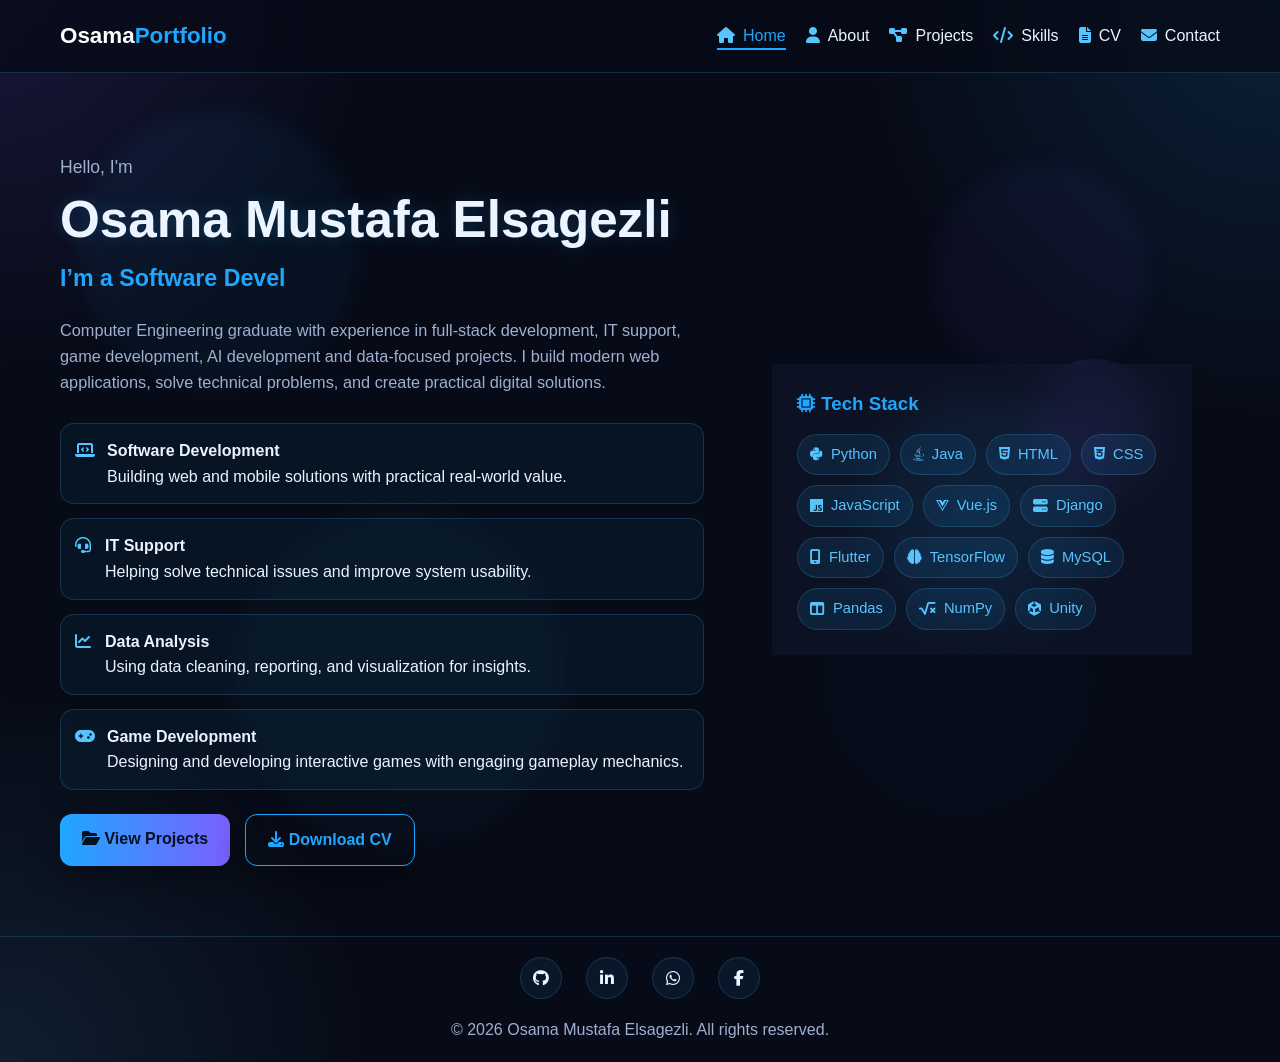
<file: index.html>
<!DOCTYPE html>
<html lang="en">
<head>
  <meta charset="UTF-8" />
  <meta name="viewport" content="width=device-width, initial-scale=1.0" />
  <title>Osama Mustafa Elsagezli | Portfolio</title>
  <link rel="stylesheet" href="styles.css" />
  <link
    rel="stylesheet"
    href="https://cdnjs.cloudflare.com/ajax/libs/font-awesome/6.5.2/css/all.min.css"
  />
</head>
<body>
  <div class="bg-animation">
    <span></span><span></span><span></span><span></span>
  </div>

  <header>
    <nav class="navbar">
      <a href="index.html" class="logo">Osama<span>Portfolio</span></a>
      <ul class="nav-links">
        <li><a class="active" href="index.html"><i class="fa-solid fa-house"></i>Home</a></li>
        <li><a href="about.html"><i class="fa-solid fa-user"></i>About</a></li>
        <li><a href="projects.html"><i class="fa-solid fa-diagram-project"></i>Projects</a></li>
        <li><a href="skills.html"><i class="fa-solid fa-code"></i>Skills</a></li>
        <li><a href="resume.html"><i class="fa-solid fa-file-lines"></i>CV</a></li>
        <li><a href="contact.html"><i class="fa-solid fa-envelope"></i>Contact</a></li>
      </ul>
      <button id="menu-toggle" class="menu-toggle">☰</button>
    </nav>
  </header>

  <main class="hero modern-hero">
    <section class="hero-content reveal">
      <p class="intro">Hello, I'm</p>
      <h1 class="glow-text">Osama Mustafa Elsagezli</h1>
      <h2>I’m a <span id="typed-text"></span></h2>
      <p class="description">
        Computer Engineering graduate with experience in full-stack development,
        IT support, game development, AI development and data-focused projects. I build modern web applications,
        solve technical problems, and create practical digital solutions.
      </p>

      <div class="feature-list">
        <div class="feature-item">
          <i class="fa-solid fa-laptop-code"></i>
          <div>
            <strong>Software Development</strong>
            <p>Building web and mobile solutions with practical real-world value.</p>
          </div>
        </div>
        <div class="feature-item">
          <i class="fa-solid fa-headset"></i>
          <div>
            <strong>IT Support</strong>
            <p>Helping solve technical issues and improve system usability.</p>
          </div>
        </div>
        <div class="feature-item">
          <i class="fa-solid fa-chart-line"></i>
          <div>
            <strong>Data Analysis</strong>
            <p>Using data cleaning, reporting, and visualization for insights.</p>
          </div>
        </div>
        <div class="feature-item">
          <i class="fa-solid fa-gamepad"></i>
          <div>
            <strong>Game Development</strong>
            <p>Designing and developing interactive games with engaging gameplay mechanics.</p>
          </div>
        </div>

      </div>

      <div class="hero-buttons" style="margin-top: 24px;">
        <a href="projects.html" class="btn"><i class="fa-solid fa-folder-open"></i> View Projects</a>
        <a href="resume.html" class="btn btn-outline"><i class="fa-solid fa-download"></i> Download CV</a>
      </div>
    </section>

    <section class="hero-visual reveal">
      <div class="profile-tech-card">
        <div class="tech-circle"></div>
        <div class="tech-circle small"></div>
        <div class="hero-box glass-card">
          <h3><i class="fa-solid fa-microchip"></i> Tech Stack</h3>
          <div class="chips tech-chips">
            <span><i class="fa-brands fa-python"></i> Python</span>
            <span><i class="fa-brands fa-java"></i> Java</span>
            <span><i class="fa-brands fa-html5"></i> HTML</span>
            <span><i class="fa-brands fa-css3-alt"></i> CSS</span>
            <span><i class="fa-brands fa-js"></i> JavaScript</span>
            <span><i class="fa-brands fa-vuejs"></i> Vue.js</span>
            <span><i class="fa-solid fa-server"></i> Django</span>
            <span><i class="fa-solid fa-mobile-screen"></i> Flutter</span>
            <span><i class="fa-solid fa-brain"></i> TensorFlow</span>
            <span><i class="fa-solid fa-database"></i> MySQL</span>
            <span><i class="fa-solid fa-table-columns"></i> Pandas</span>
            <span><i class="fa-solid fa-square-root-variable"></i> NumPy</span>
            <span><i class="fa-brands fa-unity"></i> Unity</span>
          </div>
        </div>
      </div>
    </section>
  </main>

  <footer>
    <div class="footer-socials">
      <a href="https://github.com/OsamaMElsagezli" target="_blank" aria-label="GitHub">
        <i class="fa-brands fa-github"></i>
      </a>
      <a href="https://www.linkedin.com/in/osama-sakizli/" target="_blank" aria-label="LinkedIn">
        <i class="fa-brands fa-linkedin-in"></i>
      </a>
      <a href="https://wa.me/905539060341" target="_blank" aria-label="WhatsApp">
        <i class="fa-brands fa-whatsapp"></i>
      </a>
      <a href="https://www.facebook.com/osama.sagezli" target="_blank" aria-label="Facebook">
        <i class="fa-brands fa-facebook-f"></i>
      </a>
    </div>
    <p>© 2026 Osama Mustafa Elsagezli. All rights reserved.</p>
  </footer>

  <script src="script.js"></script>
</body>
</html>
</file>
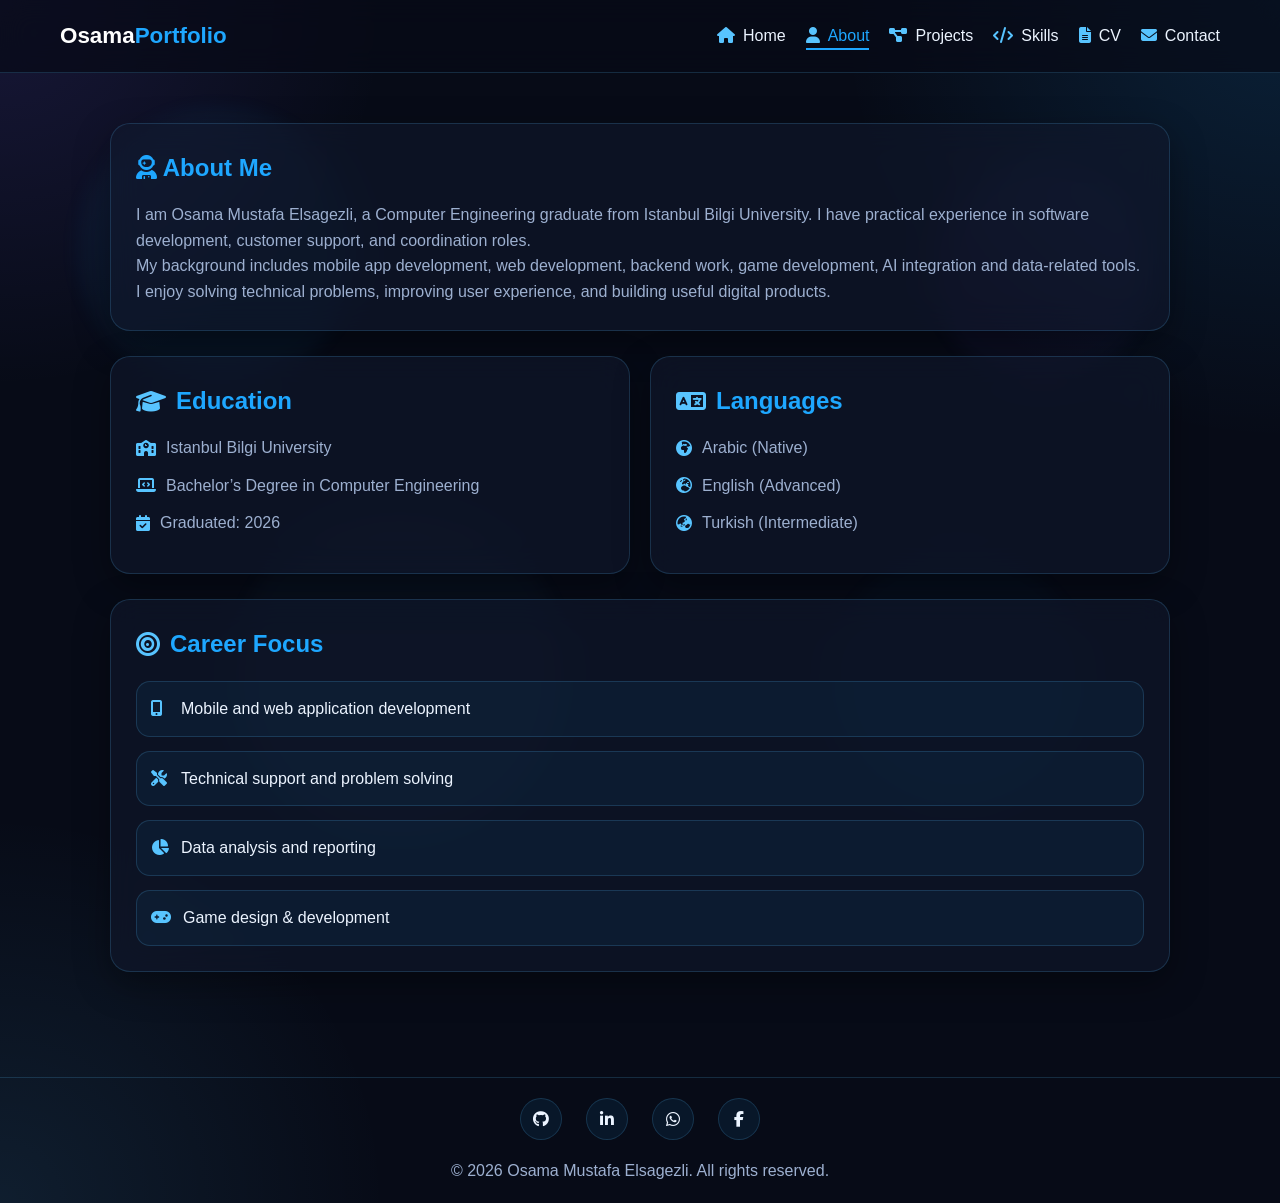
<file: about.html>
<!DOCTYPE html>
<html lang="en">
<head>
  <meta charset="UTF-8" />
  <meta name="viewport" content="width=device-width, initial-scale=1.0" />
  <title>About | Osama Portfolio</title>
  <link rel="stylesheet" href="styles.css" />
  <link
    rel="stylesheet"
    href="https://cdnjs.cloudflare.com/ajax/libs/font-awesome/6.5.2/css/all.min.css"
  />
</head>
<body>
  <div class="bg-animation">
    <span></span><span></span><span></span><span></span>
  </div>

  <header>
    <nav class="navbar">
      <a href="index.html" class="logo">Osama<span>Portfolio</span></a>
      <ul class="nav-links">
        <li><a href="index.html"><i class="fa-solid fa-house"></i>Home</a></li>
        <li><a class="active" href="about.html"><i class="fa-solid fa-user"></i>About</a></li>
        <li><a href="projects.html"><i class="fa-solid fa-diagram-project"></i>Projects</a></li>
        <li><a href="skills.html"><i class="fa-solid fa-code"></i>Skills</a></li>
        <li><a href="resume.html"><i class="fa-solid fa-file-lines"></i>CV</a></li>
        <li><a href="contact.html"><i class="fa-solid fa-envelope"></i>Contact</a></li>
      </ul>
      <button id="menu-toggle" class="menu-toggle">☰</button>
    </nav>
  </header>

  <main class="page-container">
    <section class="section-card glass-card reveal info-card">
      <h1><i class="fa-solid fa-user-astronaut"></i> About Me</h1>
      <p>
        I am Osama Mustafa Elsagezli, a Computer Engineering graduate from Istanbul Bilgi University.
        I have practical experience in software development, customer support, and coordination roles.
      </p>
      <p>
        My background includes mobile app development, web development, backend work, game development, AI integration and data-related tools.
        I enjoy solving technical problems, improving user experience, and building useful digital products.
      </p>
    </section>

    <section class="skills-grid">
      <div class="section-card glass-card reveal info-card">
        <h2><i class="fa-solid fa-graduation-cap"></i> Education</h2>
        <div class="info-line"><i class="fa-solid fa-school"></i> Istanbul Bilgi University</div>
        <div class="info-line"><i class="fa-solid fa-laptop-code"></i> Bachelor’s Degree in Computer Engineering</div>
        <div class="info-line"><i class="fa-solid fa-calendar-check"></i> Graduated: 2026</div>
      </div>

      <div class="section-card glass-card reveal info-card">
        <h2><i class="fa-solid fa-language"></i> Languages</h2>
        <div class="info-line"><i class="fa-solid fa-earth-africa"></i> Arabic (Native)</div>
        <div class="info-line"><i class="fa-solid fa-earth-europe"></i> English (Advanced)</div>
        <div class="info-line"><i class="fa-solid fa-earth-asia"></i> Turkish (Intermediate)</div>
      </div>
    </section>

    <section class="section-card glass-card reveal info-card">
      <h2><i class="fa-solid fa-bullseye"></i> Career Focus</h2>
      <div class="feature-list">
        <div class="feature-item">
          <i class="fa-solid fa-mobile-screen-button"></i>
          <div>Mobile and web application development</div>
        </div>
        <div class="feature-item">
          <i class="fa-solid fa-screwdriver-wrench"></i>
          <div>Technical support and problem solving</div>
        </div>
        <div class="feature-item">
          <i class="fa-solid fa-chart-pie"></i>
          <div>Data analysis and reporting</div>
        </div>
          <div class="feature-item">
            <i class="fa-solid fa-gamepad"></i>
            <div>Game design & development </div>
          </div>
      </div>
    </section>
  </main>

  <footer>
    <div class="footer-socials">
      <a href="https://github.com/OsamaMElsagezli" target="_blank" aria-label="GitHub">
        <i class="fa-brands fa-github"></i>
      </a>
      <a href="https://www.linkedin.com/in/osama-sakizli/" target="_blank" aria-label="LinkedIn">
        <i class="fa-brands fa-linkedin-in"></i>
      </a>
      <a href="https://wa.me/905539060341" target="_blank" aria-label="WhatsApp">
        <i class="fa-brands fa-whatsapp"></i>
      </a>
      <a href="https://www.facebook.com/osama.sagezli" target="_blank" aria-label="Facebook">
        <i class="fa-brands fa-facebook-f"></i>
      </a>
    </div>
    <p>© 2026 Osama Mustafa Elsagezli. All rights reserved.</p>
  </footer>

  <script src="script.js"></script>
</body>
</html>
</file>
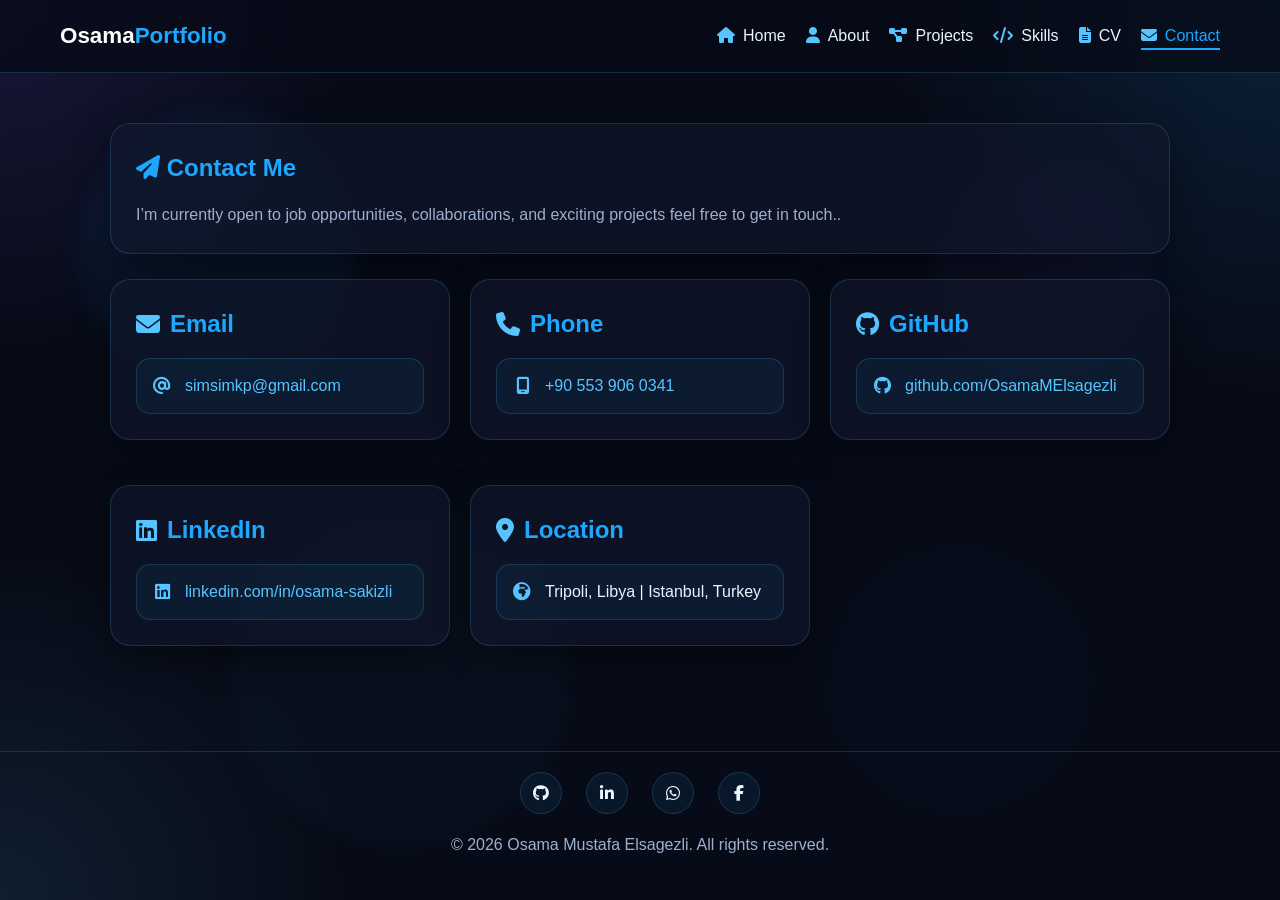
<file: contact.html>
<!DOCTYPE html>
<html lang="en">
<head>
  <meta charset="UTF-8" />
  <meta name="viewport" content="width=device-width, initial-scale=1.0" />
  <title>Contact | Osama Portfolio</title>
  <link rel="stylesheet" href="styles.css" />
  <link
    rel="stylesheet"
    href="https://cdnjs.cloudflare.com/ajax/libs/font-awesome/6.5.2/css/all.min.css"
  />
</head>
<body>
  <div class="bg-animation">
    <span></span><span></span><span></span><span></span>
  </div>

  <header>
    <nav class="navbar">
      <a href="index.html" class="logo">Osama<span>Portfolio</span></a>
      <ul class="nav-links">
        <li><a href="index.html"><i class="fa-solid fa-house"></i>Home</a></li>
        <li><a href="about.html"><i class="fa-solid fa-user"></i>About</a></li>
        <li><a href="projects.html"><i class="fa-solid fa-diagram-project"></i>Projects</a></li>
        <li><a href="skills.html"><i class="fa-solid fa-code"></i>Skills</a></li>
        <li><a href="resume.html"><i class="fa-solid fa-file-lines"></i>CV</a></li>
        <li><a class="active" href="contact.html"><i class="fa-solid fa-envelope"></i>Contact</a></li>
      </ul>
      <button id="menu-toggle" class="menu-toggle">☰</button>
    </nav>
  </header>

  <main class="page-container">
    <section class="section-card glass-card reveal contact-card">
      <h1><i class="fa-solid fa-paper-plane"></i> Contact Me</h1>
      <p>I’m currently open to job opportunities, collaborations, and exciting projects feel free to get in touch..</p>
    </section>

    <section class="skills-grid">
      <div class="section-card glass-card reveal contact-card">
        <h2><i class="fa-solid fa-envelope"></i> Email</h2>
        <a class="contact-link-box" href="mailto:simsimkp@gmail.com">
          <i class="fa-solid fa-at"></i>
          <span>simsimkp@gmail.com</span>
        </a>
      </div>

      <div class="section-card glass-card reveal contact-card">
        <h2><i class="fa-solid fa-phone"></i> Phone</h2>
        <a class="contact-link-box" href="tel:+905539060341">
          <i class="fa-solid fa-mobile-screen"></i>
          <span>+90 553 906 0341</span>
        </a>
      </div>

      <div class="section-card glass-card reveal contact-card">
        <h2><i class="fa-brands fa-github"></i> GitHub</h2>
        <a class="contact-link-box" href="https://github.com/OsamaMElsagezli" target="_blank">
          <i class="fa-brands fa-github"></i>
          <span>github.com/OsamaMElsagezli</span>
        </a>
      </div>

      <div class="section-card glass-card reveal contact-card">
        <h2><i class="fa-brands fa-linkedin"></i> LinkedIn</h2>
        <a class="contact-link-box" href="https://www.linkedin.com/in/osama-sakizli/" target="_blank">
          <i class="fa-brands fa-linkedin"></i>
          <span>linkedin.com/in/osama-sakizli</span>
        </a>
      </div>

      <div class="section-card glass-card reveal contact-card">
        <h2><i class="fa-solid fa-location-dot"></i> Location</h2>
        <div class="contact-link-box">
          <i class="fa-solid fa-earth-africa"></i>
          <span>Tripoli, Libya | Istanbul, Turkey</span>
        </div>
      </div>
    </section>
  </main>

  <footer>
    <div class="footer-socials">
      <a href="https://github.com/OsamaMElsagezli" target="_blank" aria-label="GitHub">
        <i class="fa-brands fa-github"></i>
      </a>
      <a href="https://www.linkedin.com/in/osama-sakizli/" target="_blank" aria-label="LinkedIn">
        <i class="fa-brands fa-linkedin-in"></i>
      </a>
      <a href="https://wa.me/905539060341" target="_blank" aria-label="WhatsApp">
        <i class="fa-brands fa-whatsapp"></i>
      </a>
      <a href="https://www.facebook.com/osama.sagezli" target="_blank" aria-label="Facebook">
        <i class="fa-brands fa-facebook-f"></i>
      </a>
    </div>
    <p>© 2026 Osama Mustafa Elsagezli. All rights reserved.</p>
  </footer>

  <script src="script.js"></script>
</body>
</html>
</file>
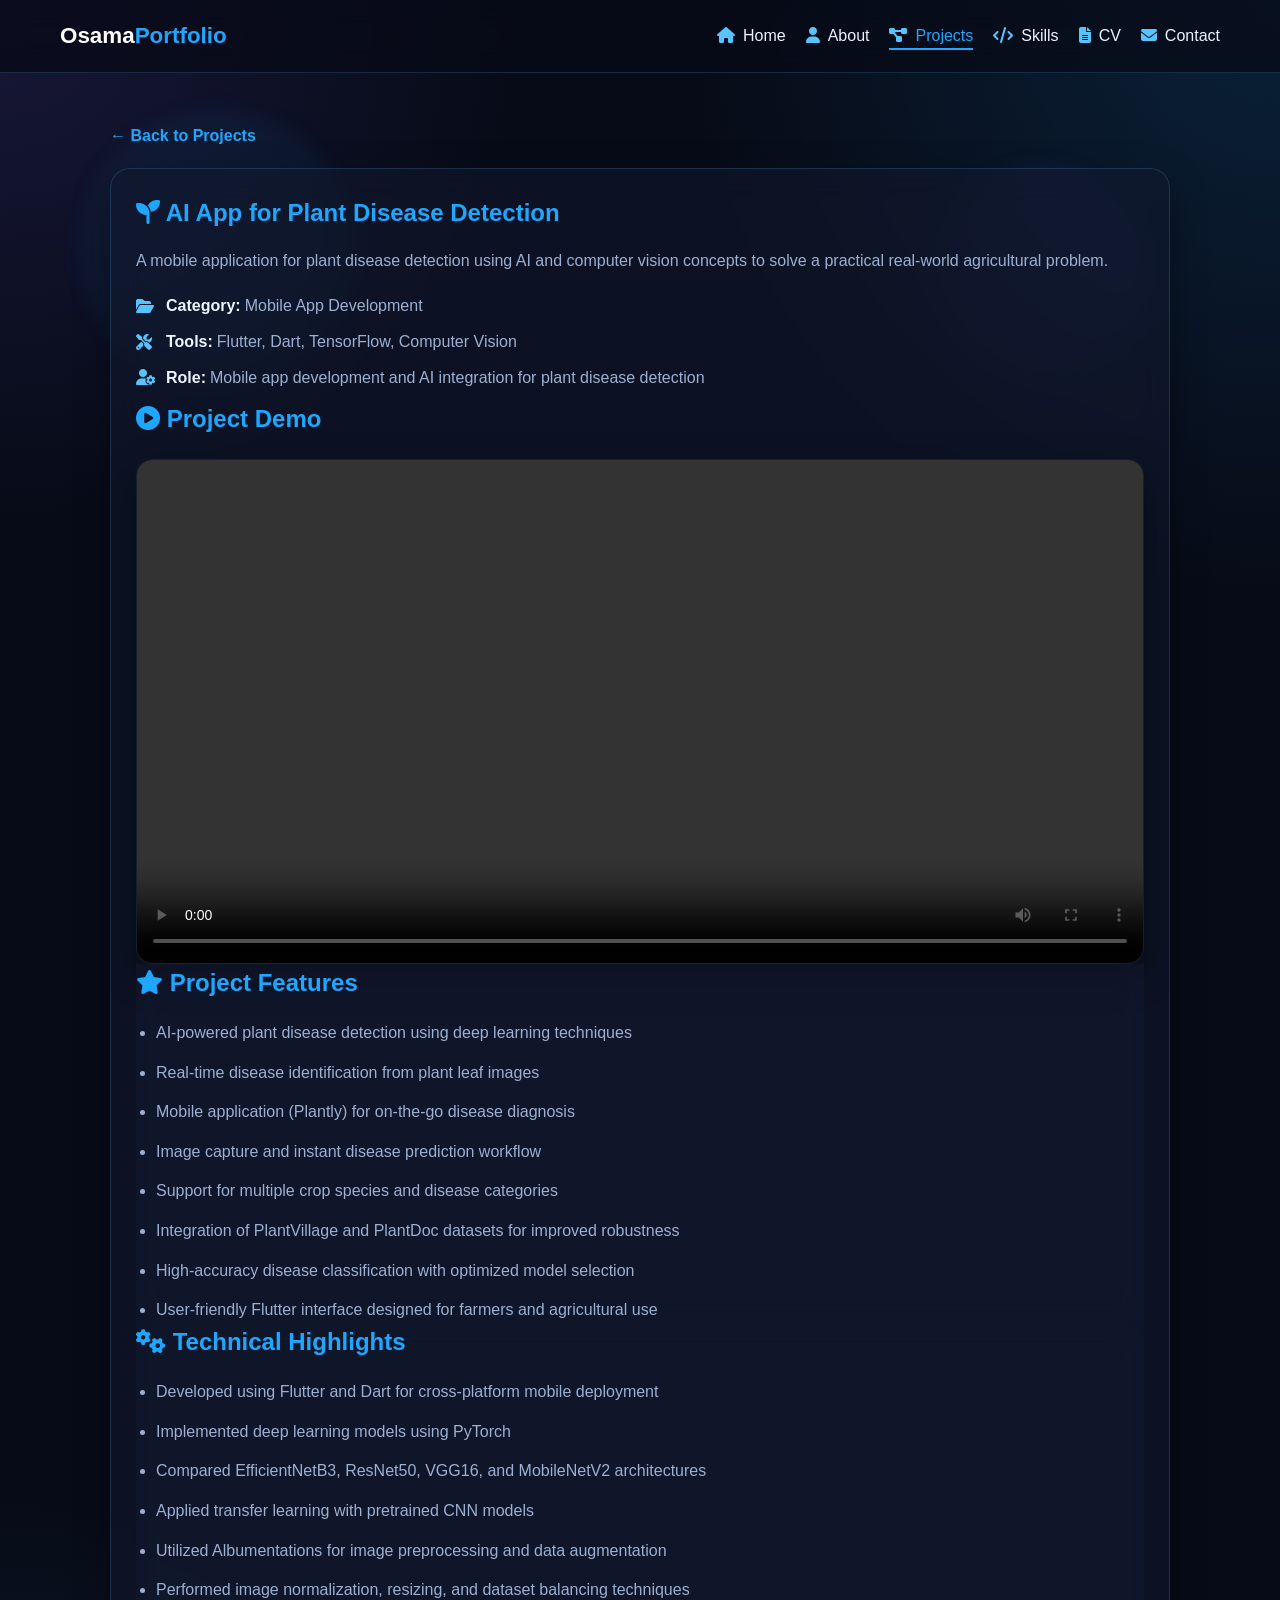
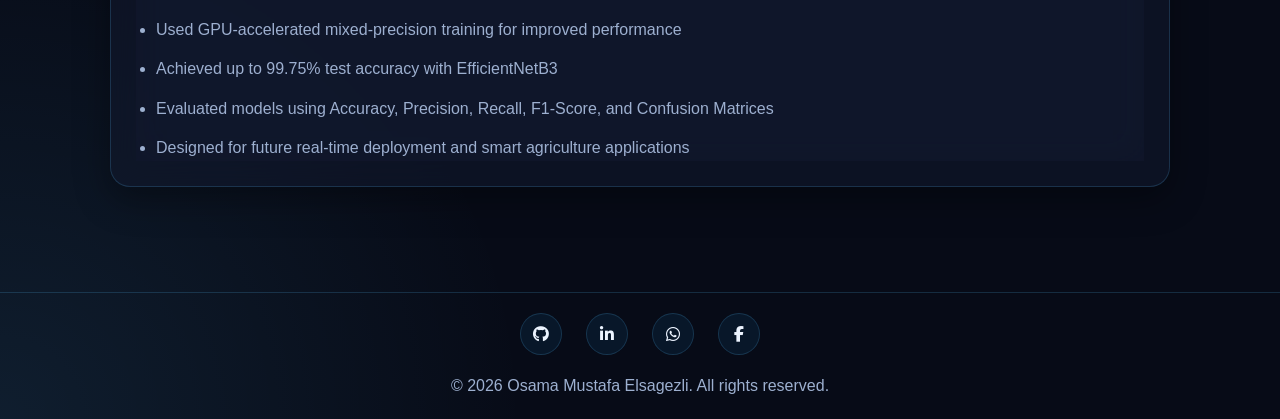
<file: project-plant-disease.html>
<!DOCTYPE html>
<html lang="en">
<head>
  <meta charset="UTF-8" />
  <meta name="viewport" content="width=device-width, initial-scale=1.0" />
  <title>AI App for Plant Disease Detection | Osama Portfolio</title>
  <link rel="stylesheet" href="styles.css" />
  <link
    rel="stylesheet"
    href="https://cdnjs.cloudflare.com/ajax/libs/font-awesome/6.5.2/css/all.min.css"
  />
</head>
<body>
  <div class="bg-animation">
    <span></span><span></span><span></span><span></span>
  </div>

  <header>
    <nav class="navbar">
      <a href="index.html" class="logo">Osama<span>Portfolio</span></a>
      <ul class="nav-links">
        <li><a href="index.html"><i class="fa-solid fa-house"></i>Home</a></li>
        <li><a href="about.html"><i class="fa-solid fa-user"></i>About</a></li>
        <li><a class="active" href="projects.html"><i class="fa-solid fa-diagram-project"></i>Projects</a></li>
        <li><a href="skills.html"><i class="fa-solid fa-code"></i>Skills</a></li>
        <li><a href="resume.html"><i class="fa-solid fa-file-lines"></i>CV</a></li>
        <li><a href="contact.html"><i class="fa-solid fa-envelope"></i>Contact</a></li>
      </ul>
      <button id="menu-toggle" class="menu-toggle">☰</button>
    </nav>
  </header>

  <main class="page-container">
    <a href="projects.html" class="back-link reveal">← Back to Projects</a>

    <section class="section-card glass-card reveal">
      <h1><i class="fa-solid fa-seedling"></i> AI App for Plant Disease Detection</h1>
      <p>
        A mobile application for plant disease detection using AI and computer vision
        concepts to solve a practical real-world agricultural problem.
      </p>

      <div class="project-detail-meta">
        <p><i class="fa-solid fa-folder-open"></i> <strong>Category:</strong> Mobile App Development</p>
        <p><i class="fa-solid fa-screwdriver-wrench"></i> <strong>Tools:</strong> Flutter, Dart, TensorFlow, Computer Vision</p>
        <p><i class="fa-solid fa-user-gear"></i> <strong>Role:</strong> Mobile app development and AI integration for plant disease detection</p>
      </div>

        <h2><i class="fa-solid fa-circle-play"></i> Project Demo</h2>
        <div class="video-container">
        <video controls preload="metadata">
          <source src="videos/Plantly_App_4K_UHD.mp4" type="video/mp4" />
          Your browser does not support the video tag.
        </video>
      </div>

      <div class="project-info-card glass-card">
        <h2><i class="fa-solid fa-star"></i> Project Features</h2>
      
        <ul class="feature-list">
          <li>AI-powered plant disease detection using deep learning techniques</li>
          <li>Real-time disease identification from plant leaf images</li>
          <li>Mobile application (Plantly) for on-the-go disease diagnosis</li>
          <li>Image capture and instant disease prediction workflow</li>
          <li>Support for multiple crop species and disease categories</li>
          <li>Integration of PlantVillage and PlantDoc datasets for improved robustness</li>
          <li>High-accuracy disease classification with optimized model selection</li>
          <li>User-friendly Flutter interface designed for farmers and agricultural use</li>
        </ul>
      </div>
      
      <div class="project-info-card glass-card">
        <h2><i class="fa-solid fa-gears"></i> Technical Highlights</h2>
      
        <ul class="feature-list">
          <li>Developed using Flutter and Dart for cross-platform mobile deployment</li>
          <li>Implemented deep learning models using PyTorch</li>
          <li>Compared EfficientNetB3, ResNet50, VGG16, and MobileNetV2 architectures</li>
          <li>Applied transfer learning with pretrained CNN models</li>
          <li>Utilized Albumentations for image preprocessing and data augmentation</li>
          <li>Performed image normalization, resizing, and dataset balancing techniques</li>
          <li>Used GPU-accelerated mixed-precision training for improved performance</li>
          <li>Achieved up to 99.75% test accuracy with EfficientNetB3</li>
          <li>Evaluated models using Accuracy, Precision, Recall, F1-Score, and Confusion Matrices</li>
          <li>Designed for future real-time deployment and smart agriculture applications</li>
        </ul>
      </div>

    </section>
  </main>

  <footer>
    <div class="footer-socials">
      <a href="https://github.com/OsamaMElsagezli" target="_blank" aria-label="GitHub">
        <i class="fa-brands fa-github"></i>
      </a>
      <a href="https://www.linkedin.com/in/osama-sakizli/" target="_blank" aria-label="LinkedIn">
        <i class="fa-brands fa-linkedin-in"></i>
      </a>
      <a href="https://wa.me/905539060341" target="_blank" aria-label="WhatsApp">
        <i class="fa-brands fa-whatsapp"></i>
      </a>
      <a href="https://www.facebook.com/osama.sagezli" target="_blank" aria-label="Facebook">
        <i class="fa-brands fa-facebook-f"></i>
      </a>
    </div>
    <p>© 2026 Osama Mustafa Elsagezli. All rights reserved.</p>
  </footer>

  <script src="script.js"></script>
</body>
</html>
</file>
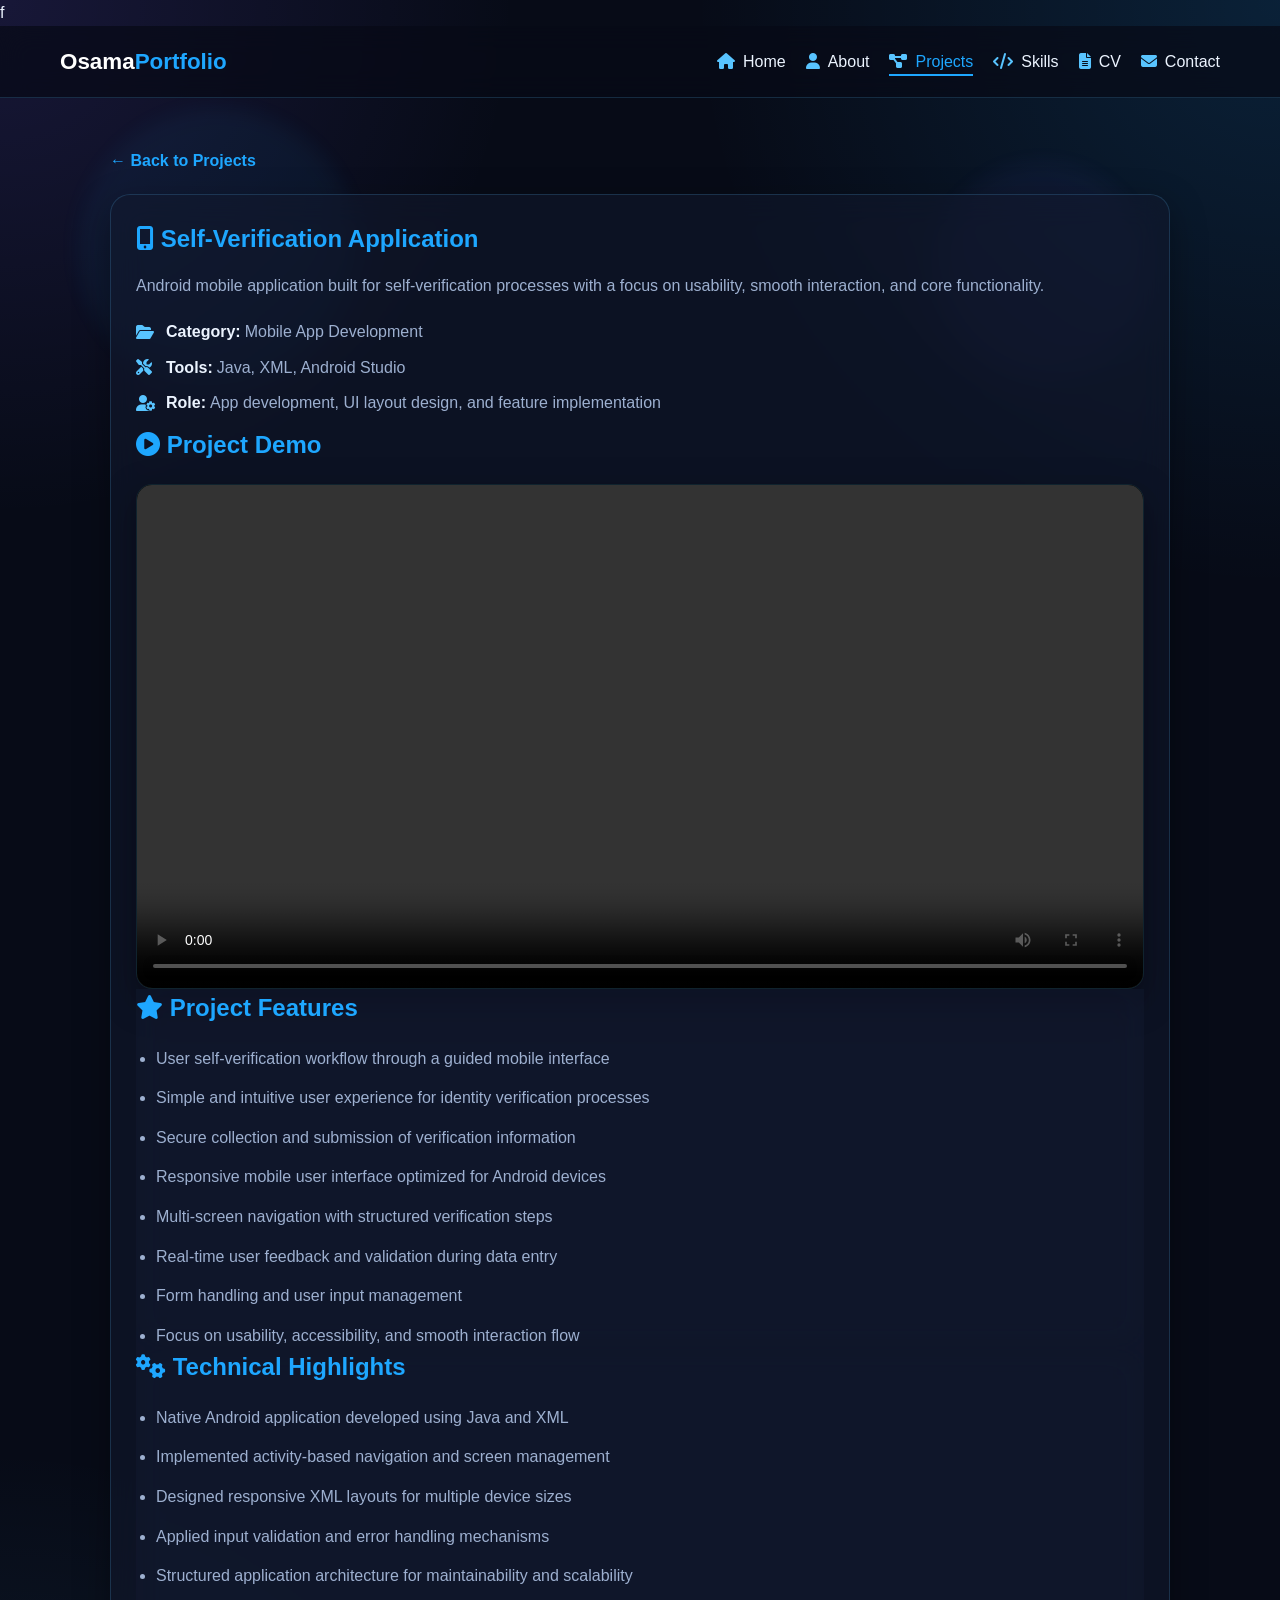
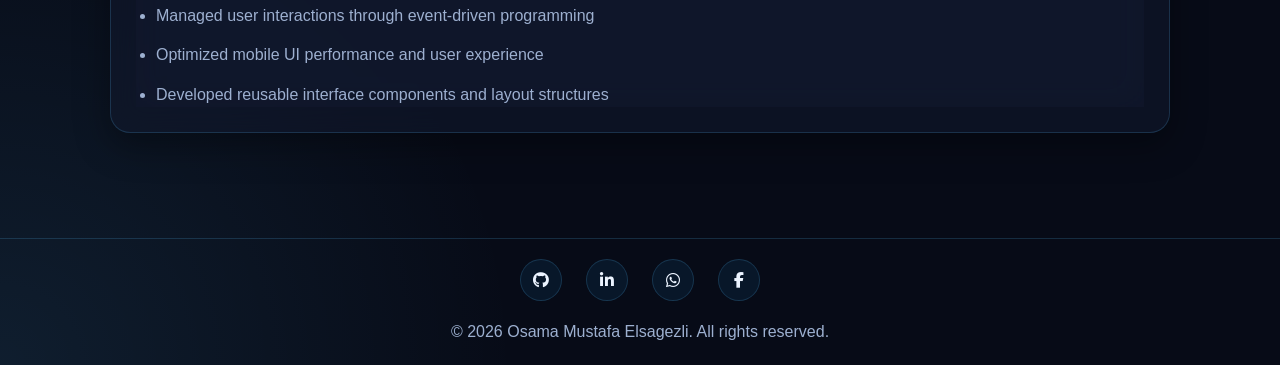
<file: project-self-verification.html>
f<!DOCTYPE html>
<html lang="en">
<head>
  <meta charset="UTF-8" />
  <meta name="viewport" content="width=device-width, initial-scale=1.0" />
  <title>Self-Verification Application | Osama Portfolio</title>
  <link rel="stylesheet" href="styles.css" />
  <link
    rel="stylesheet"
    href="https://cdnjs.cloudflare.com/ajax/libs/font-awesome/6.5.2/css/all.min.css"
  />
</head>
<body>
  <div class="bg-animation">
    <span></span><span></span><span></span><span></span>
  </div>

  <header>
    <nav class="navbar">
      <a href="index.html" class="logo">Osama<span>Portfolio</span></a>
      <ul class="nav-links">
        <li><a href="index.html"><i class="fa-solid fa-house"></i>Home</a></li>
        <li><a href="about.html"><i class="fa-solid fa-user"></i>About</a></li>
        <li><a class="active" href="projects.html"><i class="fa-solid fa-diagram-project"></i>Projects</a></li>
        <li><a href="skills.html"><i class="fa-solid fa-code"></i>Skills</a></li>
        <li><a href="resume.html"><i class="fa-solid fa-file-lines"></i>CV</a></li>
        <li><a href="contact.html"><i class="fa-solid fa-envelope"></i>Contact</a></li>
      </ul>
      <button id="menu-toggle" class="menu-toggle">☰</button>
    </nav>
  </header>

  <main class="page-container">
    <a href="projects.html" class="back-link reveal">← Back to Projects</a>

    <section class="section-card glass-card reveal">
      <h1><i class="fa-solid fa-mobile-screen-button"></i> Self-Verification Application</h1>
      <p>
        Android mobile application built for self-verification processes with a focus on
        usability, smooth interaction, and core functionality.
      </p>

      <div class="project-detail-meta">
        <p><i class="fa-solid fa-folder-open"></i> <strong>Category:</strong> Mobile App Development</p>
        <p><i class="fa-solid fa-screwdriver-wrench"></i> <strong>Tools:</strong> Java, XML, Android Studio</p>
        <p><i class="fa-solid fa-user-gear"></i> <strong>Role:</strong> App development, UI layout design, and feature implementation</p>
      </div>

        <h2><i class="fa-solid fa-circle-play"></i> Project Demo</h2>
        <div class="video-container">
        <video controls preload="metadata">
          <source src="videos/Selfe_Veificatio_App_4K_UHD.mp4" type="video/mp4" />
          Your browser does not support the video tag.
        </video>
      </div>

      <div class="project-info-card glass-card">
        <h2><i class="fa-solid fa-star"></i> Project Features</h2>
      
        <ul class="feature-list">
          <li>User self-verification workflow through a guided mobile interface</li>
          <li>Simple and intuitive user experience for identity verification processes</li>
          <li>Secure collection and submission of verification information</li>
          <li>Responsive mobile user interface optimized for Android devices</li>
          <li>Multi-screen navigation with structured verification steps</li>
          <li>Real-time user feedback and validation during data entry</li>
          <li>Form handling and user input management</li>
          <li>Focus on usability, accessibility, and smooth interaction flow</li>
        </ul>
      </div>
      
      <div class="project-info-card glass-card">
        <h2><i class="fa-solid fa-gears"></i> Technical Highlights</h2>
      
        <ul class="feature-list">
          <li>Native Android application developed using Java and XML</li>
          <li>Implemented activity-based navigation and screen management</li>
          <li>Designed responsive XML layouts for multiple device sizes</li>
          <li>Applied input validation and error handling mechanisms</li>
          <li>Structured application architecture for maintainability and scalability</li>
          <li>Managed user interactions through event-driven programming</li>
          <li>Optimized mobile UI performance and user experience</li>
          <li>Developed reusable interface components and layout structures</li>
        </ul>
      </div>
    
    </section>
  </main>

  <footer>
    <div class="footer-socials">
      <a href="https://github.com/OsamaMElsagezli" target="_blank" aria-label="GitHub">
        <i class="fa-brands fa-github"></i>
      </a>
      <a href="https://www.linkedin.com/in/osama-sakizli/" target="_blank" aria-label="LinkedIn">
        <i class="fa-brands fa-linkedin-in"></i>
      </a>
      <a href="https://wa.me/905539060341" target="_blank" aria-label="WhatsApp">
        <i class="fa-brands fa-whatsapp"></i>
      </a>
      <a href="https://www.facebook.com/osama.sagezli" target="_blank" aria-label="Facebook">
        <i class="fa-brands fa-facebook-f"></i>
      </a>
    </div>
    <p>© 2026 Osama Mustafa Elsagezli. All rights reserved.</p>
  </footer>

  <script src="script.js"></script>
</body>
</html>
</file>
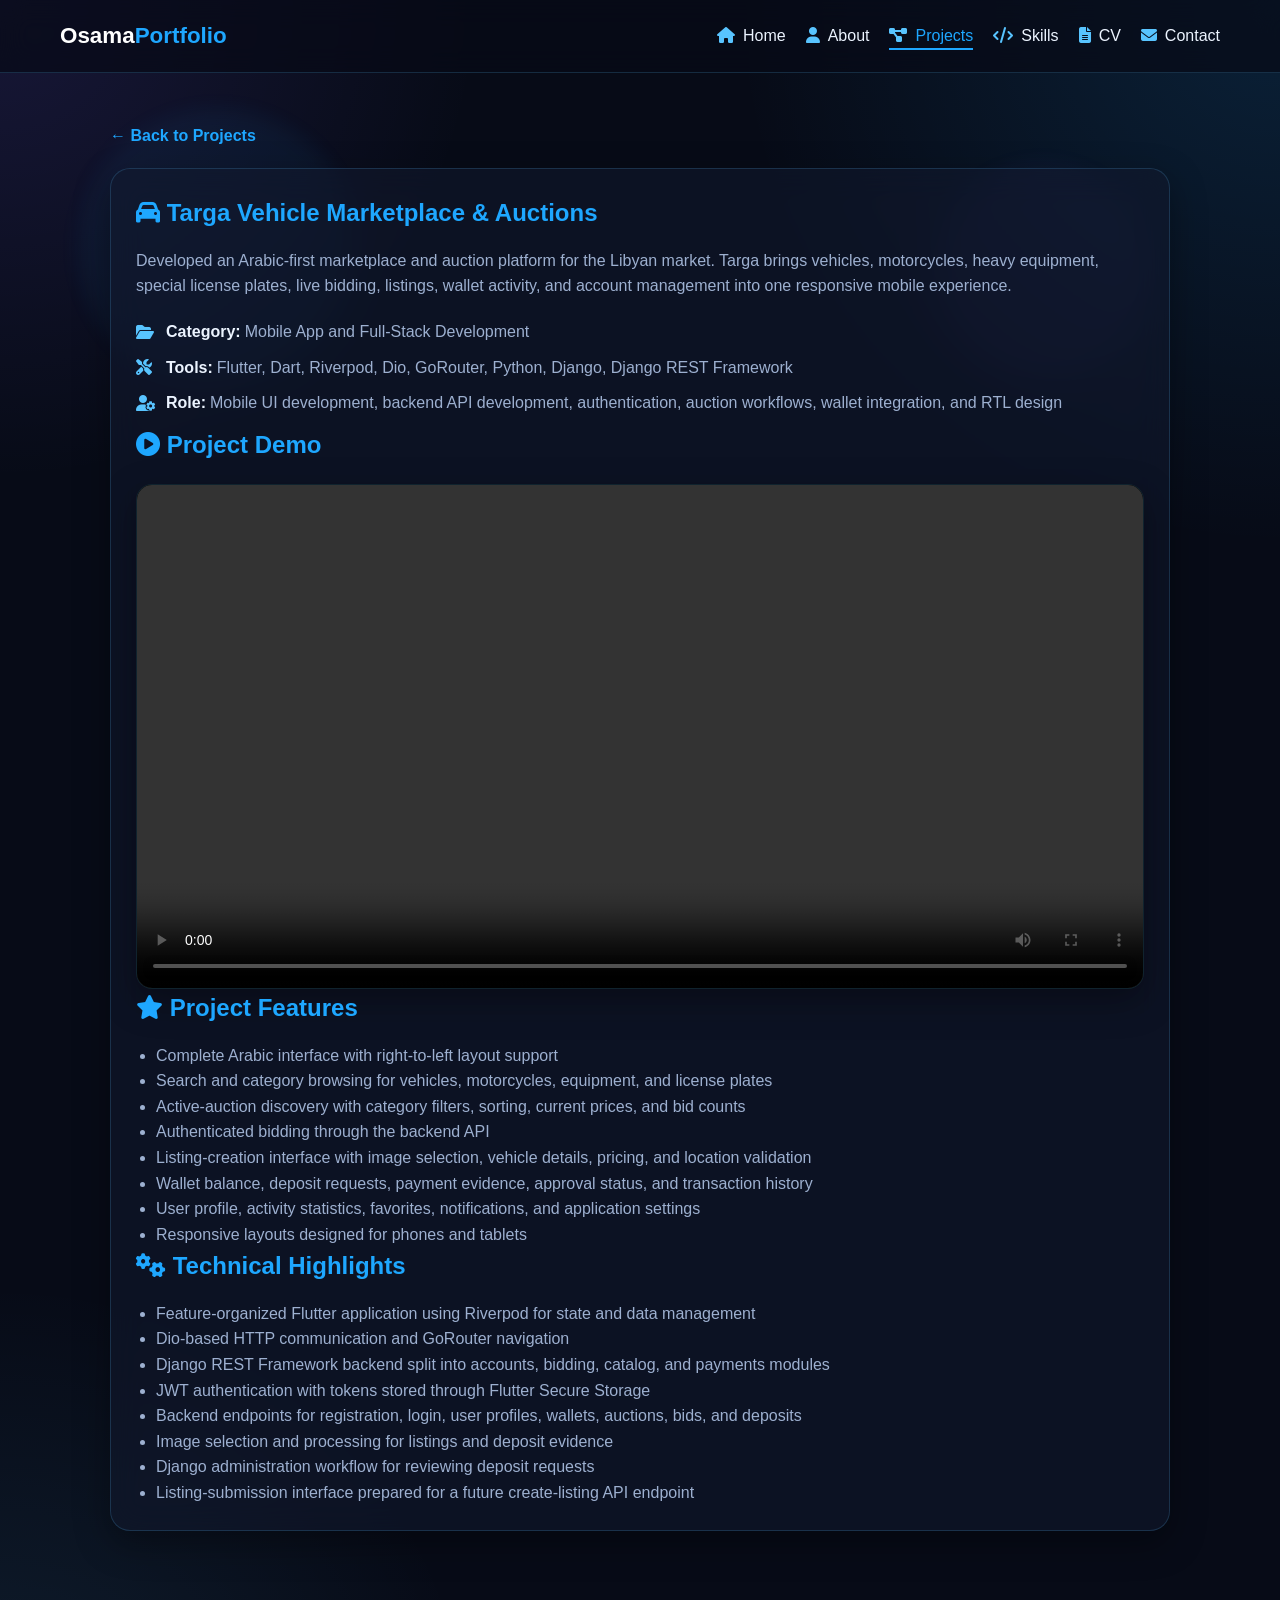
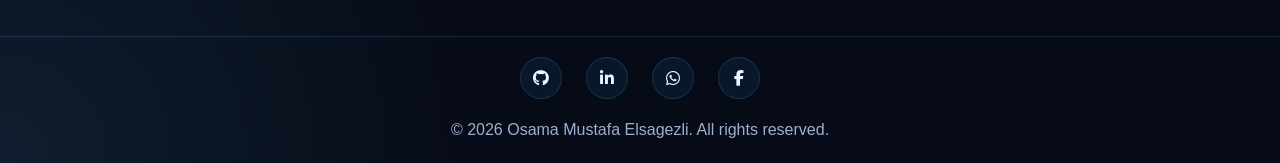
<file: project-targa.html>
<!DOCTYPE html>
<html lang="en">
<head>
  <meta charset="UTF-8" />
  <meta name="viewport" content="width=device-width, initial-scale=1.0" />
  <title>Targa Vehicle Marketplace &amp; Auctions | Osama Portfolio</title>
  <link rel="stylesheet" href="styles.css" />
  <link
    rel="stylesheet"
    href="https://cdnjs.cloudflare.com/ajax/libs/font-awesome/6.5.2/css/all.min.css"
  />
</head>
<body>
  <div class="bg-animation">
    <span></span><span></span><span></span><span></span>
  </div>

  <header>
    <nav class="navbar">
      <a href="index.html" class="logo">Osama<span>Portfolio</span></a>
      <ul class="nav-links">
        <li><a href="index.html"><i class="fa-solid fa-house"></i>Home</a></li>
        <li><a href="about.html"><i class="fa-solid fa-user"></i>About</a></li>
        <li><a class="active" href="projects.html"><i class="fa-solid fa-diagram-project"></i>Projects</a></li>
        <li><a href="skills.html"><i class="fa-solid fa-code"></i>Skills</a></li>
        <li><a href="resume.html"><i class="fa-solid fa-file-lines"></i>CV</a></li>
        <li><a href="contact.html"><i class="fa-solid fa-envelope"></i>Contact</a></li>
      </ul>
      <button id="menu-toggle" class="menu-toggle">☰</button>
    </nav>
  </header>

  <main class="page-container">
    <a href="projects.html" class="back-link reveal">← Back to Projects</a>

    <section class="section-card glass-card reveal">
      <h1><i class="fa-solid fa-car"></i> Targa Vehicle Marketplace &amp; Auctions</h1>
      <p>
        Developed an Arabic-first marketplace and auction platform for the Libyan market.
        Targa brings vehicles, motorcycles, heavy equipment, special license plates, live bidding,
        listings, wallet activity, and account management into one responsive mobile experience.
      </p>

      <div class="project-detail-meta">
        <p><i class="fa-solid fa-folder-open"></i> <strong>Category:</strong> Mobile App and Full-Stack Development</p>
        <p><i class="fa-solid fa-screwdriver-wrench"></i> <strong>Tools:</strong> Flutter, Dart, Riverpod, Dio, GoRouter, Python, Django, Django REST Framework</p>
        <p><i class="fa-solid fa-user-gear"></i> <strong>Role:</strong> Mobile UI development, backend API development, authentication, auction workflows, wallet integration, and RTL design</p>
      </div>

      <h2><i class="fa-solid fa-circle-play"></i> Project Demo</h2>
      <div class="video-container">
        <video controls preload="metadata">
          <!-- Add the demo file to videos/targa-app-demo.mp4 -->
          <source src="videos/Targa_App_4K_UHD.mp4" type="video/mp4" />
          Your browser does not support the video tag.
        </video>
      </div>

      <h2><i class="fa-solid fa-star"></i> Project Features</h2>
      <ul>
        <li>Complete Arabic interface with right-to-left layout support</li>
        <li>Search and category browsing for vehicles, motorcycles, equipment, and license plates</li>
        <li>Active-auction discovery with category filters, sorting, current prices, and bid counts</li>
        <li>Authenticated bidding through the backend API</li>
        <li>Listing-creation interface with image selection, vehicle details, pricing, and location validation</li>
        <li>Wallet balance, deposit requests, payment evidence, approval status, and transaction history</li>
        <li>User profile, activity statistics, favorites, notifications, and application settings</li>
        <li>Responsive layouts designed for phones and tablets</li>
      </ul>

      <h2><i class="fa-solid fa-gears"></i> Technical Highlights</h2>
      <ul>
        <li>Feature-organized Flutter application using Riverpod for state and data management</li>
        <li>Dio-based HTTP communication and GoRouter navigation</li>
        <li>Django REST Framework backend split into accounts, bidding, catalog, and payments modules</li>
        <li>JWT authentication with tokens stored through Flutter Secure Storage</li>
        <li>Backend endpoints for registration, login, user profiles, wallets, auctions, bids, and deposits</li>
        <li>Image selection and processing for listings and deposit evidence</li>
        <li>Django administration workflow for reviewing deposit requests</li>
        <li>Listing-submission interface prepared for a future create-listing API endpoint</li>
      </ul>
    </section>
  </main>

  <footer>
    <div class="footer-socials">
      <a href="https://github.com/OsamaMElsagezli" target="_blank" aria-label="GitHub">
        <i class="fa-brands fa-github"></i>
      </a>
      <a href="https://www.linkedin.com/in/osama-sakizli/" target="_blank" aria-label="LinkedIn">
        <i class="fa-brands fa-linkedin-in"></i>
      </a>
      <a href="https://wa.me/905539060341" target="_blank" aria-label="WhatsApp">
        <i class="fa-brands fa-whatsapp"></i>
      </a>
      <a href="https://www.facebook.com/osama.sagezli" target="_blank" aria-label="Facebook">
        <i class="fa-brands fa-facebook-f"></i>
      </a>
    </div>
    <p>© 2026 Osama Mustafa Elsagezli. All rights reserved.</p>
  </footer>

  <script src="script.js"></script>
</body>
</html>
</file>
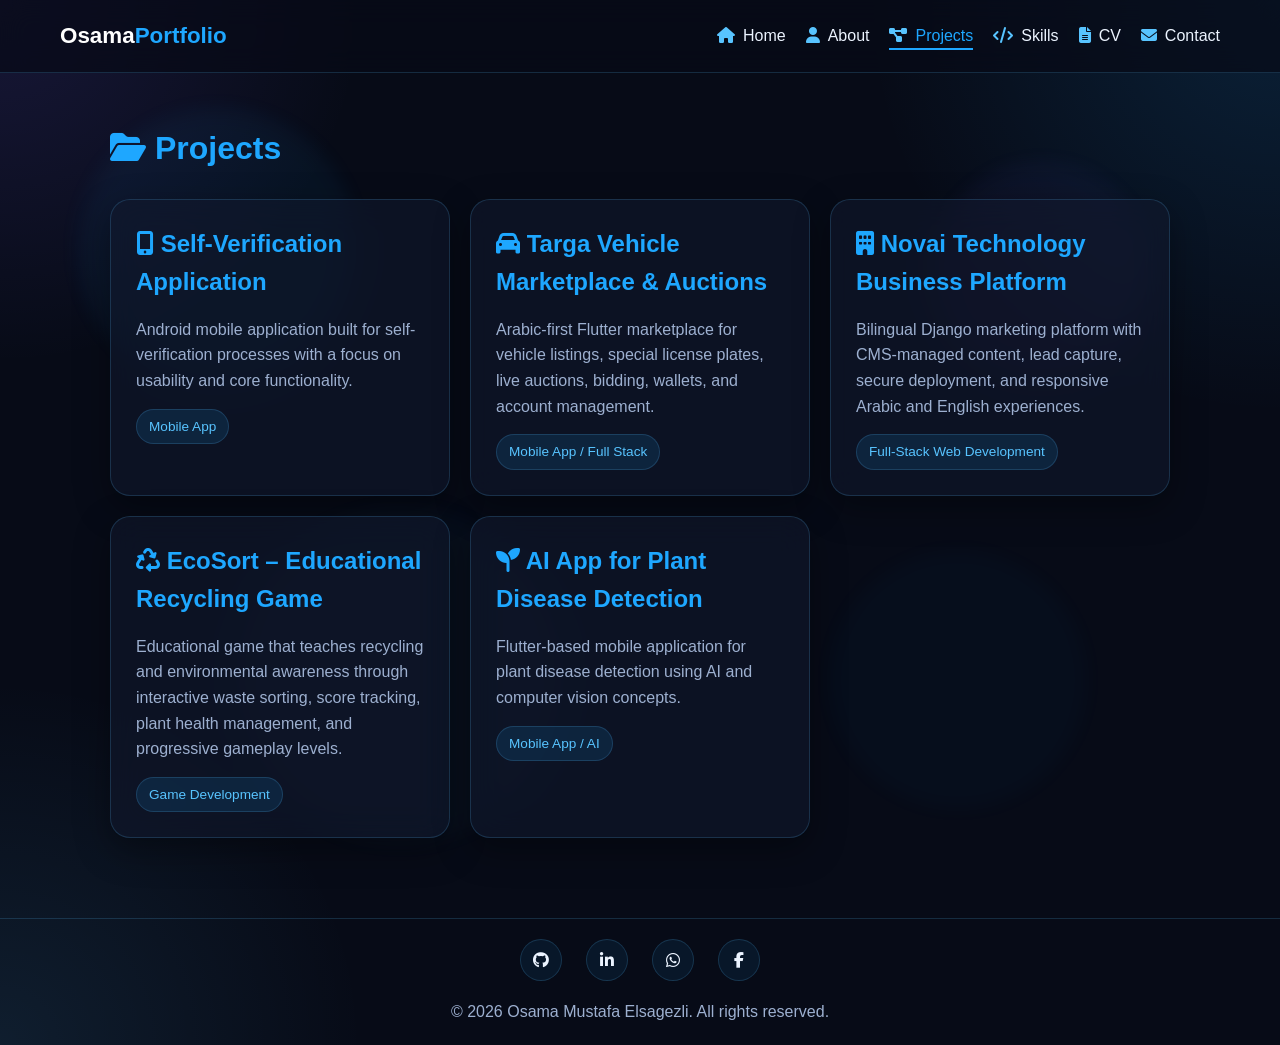
<file: projects.html>
<!DOCTYPE html>
<html lang="en">
<head>
  <meta charset="UTF-8" />
  <meta name="viewport" content="width=device-width, initial-scale=1.0" />
  <title>Projects | Osama Portfolio</title>
  <link rel="stylesheet" href="styles.css" />
  <link
    rel="stylesheet"
    href="https://cdnjs.cloudflare.com/ajax/libs/font-awesome/6.5.2/css/all.min.css"
  />
</head>
<body>
  <div class="bg-animation">
    <span></span><span></span><span></span><span></span>
  </div>

  <header>
    <nav class="navbar">
      <a href="index.html" class="logo">Osama<span>Portfolio</span></a>
      <ul class="nav-links">
        <li><a href="index.html"><i class="fa-solid fa-house"></i>Home</a></li>
        <li><a href="about.html"><i class="fa-solid fa-user"></i>About</a></li>
        <li><a class="active" href="projects.html"><i class="fa-solid fa-diagram-project"></i>Projects</a></li>
        <li><a href="skills.html"><i class="fa-solid fa-code"></i>Skills</a></li>
        <li><a href="resume.html"><i class="fa-solid fa-file-lines"></i>CV</a></li>
        <li><a href="contact.html"><i class="fa-solid fa-envelope"></i>Contact</a></li>
      </ul>
      <button id="menu-toggle" class="menu-toggle">☰</button>
    </nav>
  </header>

  <main class="page-container">
    <h1 class="page-title reveal"><i class="fa-solid fa-folder-open"></i> Projects</h1>

    <section class="project-grid">
      <a href="project-self-verification.html" class="project-card-link reveal">
        <div class="project-card glass-card">
          <h2><i class="fa-solid fa-mobile-screen-button"></i> Self-Verification Application</h2>
          <p>Android mobile application built for self-verification processes with a focus on usability and core functionality.</p>
          <span class="tag">Mobile App</span>
        </div>
      </a>

      <a href="project-targa.html" class="project-card-link reveal">
        <div class="project-card glass-card">
          <h2><i class="fa-solid fa-car"></i> Targa Vehicle Marketplace & Auctions</h2>
          <p>Arabic-first Flutter marketplace for vehicle listings, special license plates, live auctions, bidding, wallets, and account management.</p>
          <span class="tag">Mobile App / Full Stack</span>
        </div>
      </a>

      <a href="project-novai.html" class="project-card-link reveal">
        <div class="project-card glass-card">
          <h2><i class="fa-solid fa-building"></i> Novai Technology Business Platform</h2>
          <p>Bilingual Django marketing platform with CMS-managed content, lead capture, secure deployment, and responsive Arabic and English experiences.</p>
          <span class="tag">Full-Stack Web Development</span>
        </div>
      </a>

       <!-- New EcoSort Project -->
        <a href="project-ecosort.html" class="project-card-link reveal">
          <div class="project-card glass-card">
            <h2><i class="fa-solid fa-recycle"></i> EcoSort – Educational Recycling Game</h2>
            <p>Educational game that teaches recycling and environmental awareness through
              interactive waste sorting, score tracking, plant health management, and progressive gameplay levels.</p>
              <span class="tag">Game Development</span>
            </div>
          </a>

      <a href="project-plant-disease.html" class="project-card-link reveal">
        <div class="project-card glass-card">
          <h2><i class="fa-solid fa-seedling"></i> AI App for Plant Disease Detection</h2>
          <p>Flutter-based mobile application for plant disease detection using AI and computer vision concepts.</p>
          <span class="tag">Mobile App / AI</span>
        </div>
      </a>
    </section>
  </main>

  <footer>
    <div class="footer-socials">
      <a href="https://github.com/OsamaMElsagezli" target="_blank" aria-label="GitHub">
        <i class="fa-brands fa-github"></i>
      </a>
      <a href="https://www.linkedin.com/in/osama-sakizli/" target="_blank" aria-label="LinkedIn">
        <i class="fa-brands fa-linkedin-in"></i>
      </a>
      <a href="https://wa.me/905539060341" target="_blank" aria-label="WhatsApp">
        <i class="fa-brands fa-whatsapp"></i>
      </a>
      <a href="https://www.facebook.com/osama.sagezli" target="_blank" aria-label="Facebook">
        <i class="fa-brands fa-facebook-f"></i>
      </a>
    </div>
    <p>© 2026 Osama Mustafa Elsagezli. All rights reserved.</p>
  </footer>

  <script src="script.js"></script>
</body>
</html>
</file>
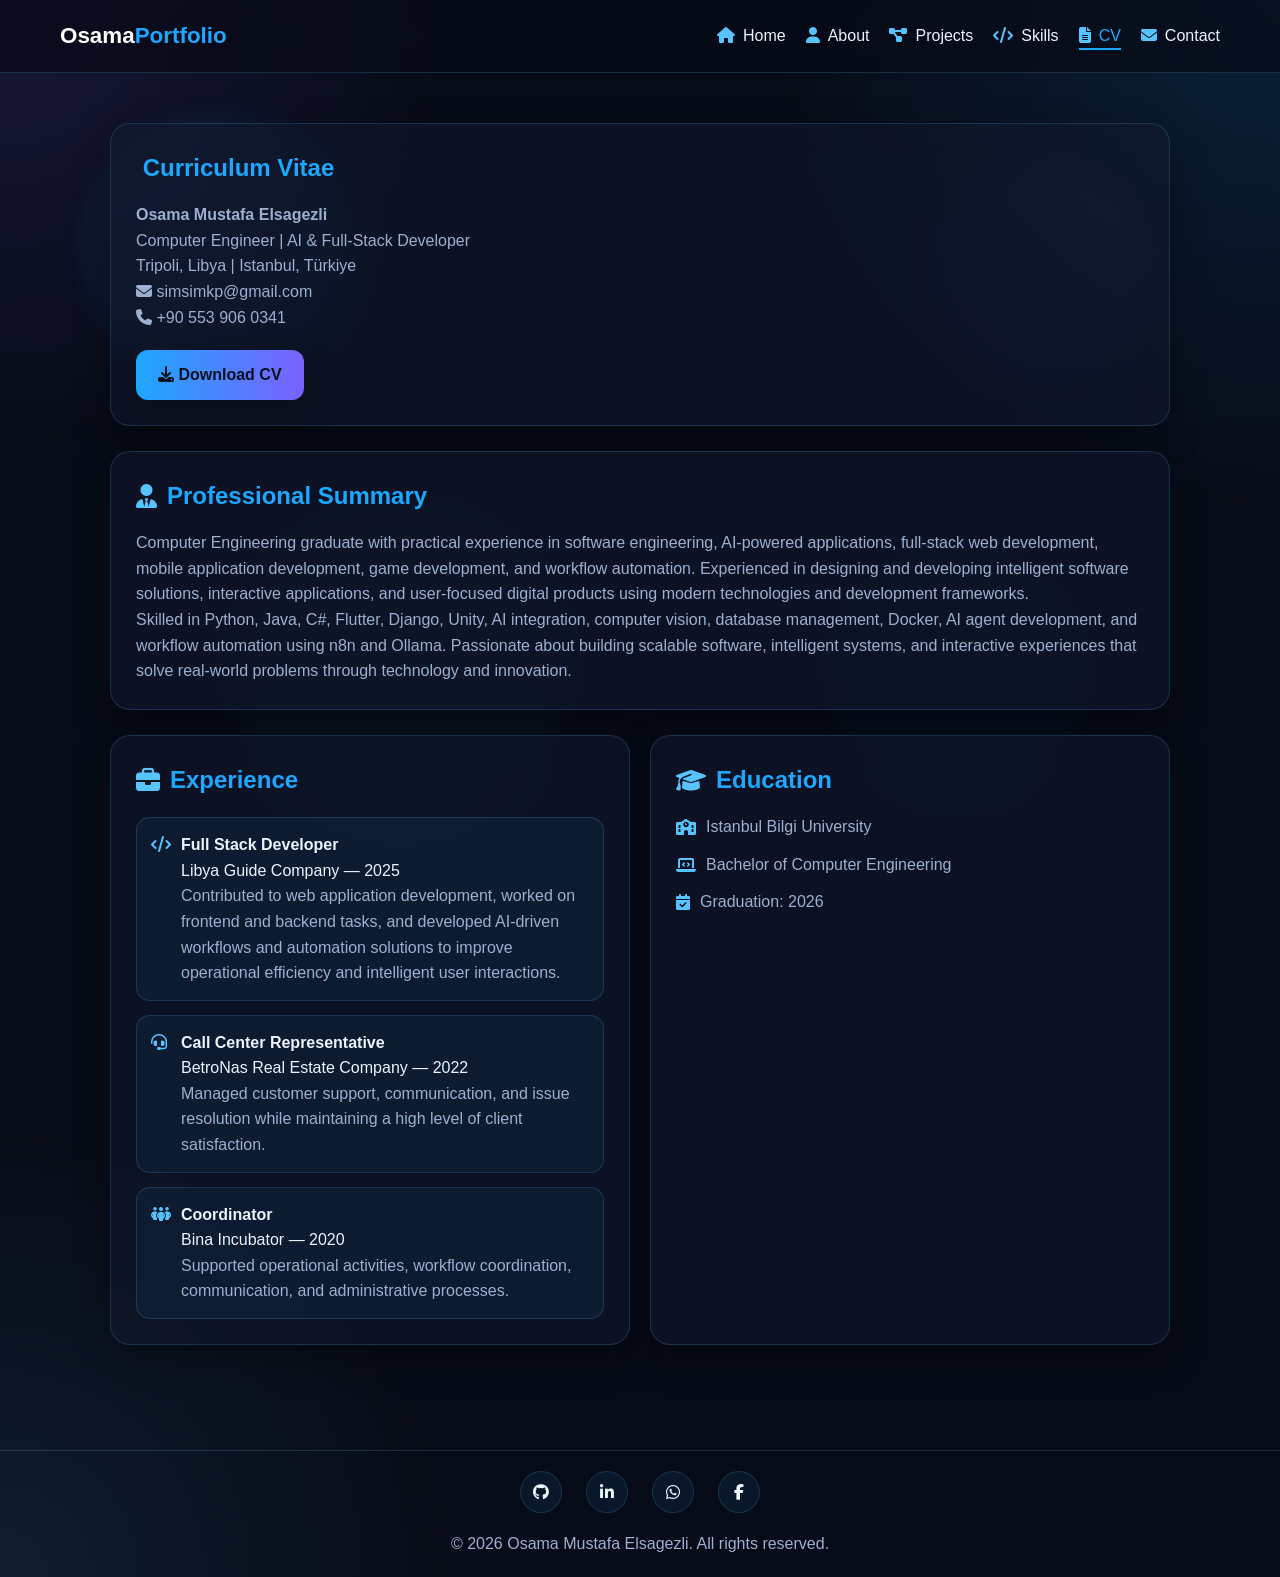
<file: resume.html>
<!DOCTYPE html>
<html lang="en">
<head>
  <meta charset="UTF-8" />
  <meta name="viewport" content="width=device-width, initial-scale=1.0" />
  <title>CV | Osama Portfolio</title>

  <link rel="stylesheet" href="styles.css" />

  <link
    rel="stylesheet"
    href="https://cdnjs.cloudflare.com/ajax/libs/font-awesome/6.5.2/css/all.min.css"
  />
</head>

<body>
  <div class="bg-animation">
    <span></span><span></span><span></span><span></span>
  </div>

  <header>
    <nav class="navbar">
      <a href="index.html" class="logo">Osama<span>Portfolio</span></a>

      <ul class="nav-links">
        <li><a href="index.html"><i class="fa-solid fa-house"></i>Home</a></li>
        <li><a href="about.html"><i class="fa-solid fa-user"></i>About</a></li>
        <li><a href="projects.html"><i class="fa-solid fa-diagram-project"></i>Projects</a></li>
        <li><a href="skills.html"><i class="fa-solid fa-code"></i>Skills</a></li>
        <li><a class="active" href="resume.html"><i class="fa-solid fa-file-lines"></i>CV</a></li>
        <li><a href="contact.html"><i class="fa-solid fa-envelope"></i>Contact</a></li>
      </ul>

      <button id="menu-toggle" class="menu-toggle">☰</button>
    </nav>
  </header>

  <main class="page-container">

    <!-- CV HEADER -->

    <section class="section-card glass-card reveal">
      <h1><i class="fa-solid fa-file-user"></i> Curriculum Vitae</h1>

      <p><strong>Osama Mustafa Elsagezli</strong></p>
      <p>Computer Engineer | AI & Full-Stack Developer</p>
      <p>Tripoli, Libya | Istanbul, Türkiye</p>

      <p>
        <i class="fa-solid fa-envelope"></i>
        simsimkp@gmail.com
      </p>

      <p>
        <i class="fa-solid fa-phone"></i>
        +90 553 906 0341
      </p>

      <div class="download-box">
        <a href="assets/Osama_Sakizli_CV.pdf"
        class="btn"
        target="_blank">
        <i class="fa-solid fa-download"></i>
        Download CV
     </a>
      </div>
    </section>

    <!-- PROFESSIONAL SUMMARY -->

    <section class="section-card glass-card reveal info-card">
      <h2><i class="fa-solid fa-user-tie"></i> Professional Summary</h2>

      <p>
        Computer Engineering graduate with practical experience in software engineering,
        AI-powered applications, full-stack web development, mobile application
        development, game development, and workflow automation. Experienced in
        designing and developing intelligent software solutions, interactive applications,
        and user-focused digital products using modern technologies and development
        frameworks.
      </p>

      <p>
        Skilled in Python, Java, C#, Flutter, Django, Unity, AI integration,
        computer vision, database management, Docker, AI agent development,
        and workflow automation using n8n and Ollama. Passionate about
        building scalable software, intelligent systems, and interactive experiences
        that solve real-world problems through technology and innovation.
      </p>
    </section>

    <!-- EXPERIENCE & EDUCATION -->

    <section class="skills-grid">

      <div class="section-card glass-card reveal info-card">
        <h2><i class="fa-solid fa-briefcase"></i> Experience</h2>

        <div class="feature-list">

          <div class="feature-item">
            <i class="fa-solid fa-code"></i>

            <div>
              <strong>Full Stack Developer</strong><br />
              Libya Guide Company — 2025

              <p>
                Contributed to web application development, worked on frontend and
                backend tasks, and developed AI-driven workflows and automation
                solutions to improve operational efficiency and intelligent user interactions.
              </p>
            </div>
          </div>

          <div class="feature-item">
            <i class="fa-solid fa-headset"></i>

            <div>
              <strong>Call Center Representative</strong><br />
              BetroNas Real Estate Company — 2022

              <p>
                Managed customer support, communication, and issue resolution
                while maintaining a high level of client satisfaction.
              </p>
            </div>
          </div>

          <div class="feature-item">
            <i class="fa-solid fa-people-group"></i>

            <div>
              <strong>Coordinator</strong><br />
              Bina Incubator — 2020

              <p>
                Supported operational activities, workflow coordination,
                communication, and administrative processes.
              </p>
            </div>
          </div>

        </div>
      </div>

      <div class="section-card glass-card reveal info-card">
        <h2><i class="fa-solid fa-graduation-cap"></i> Education</h2>

        <div class="info-line">
          <i class="fa-solid fa-school"></i>
          Istanbul Bilgi University
        </div>

        <div class="info-line">
          <i class="fa-solid fa-laptop-code"></i>
          Bachelor of Computer Engineering
        </div>

        <div class="info-line">
          <i class="fa-solid fa-calendar-check"></i>
          Graduation: 2026
        </div>
      </div>

    </section>



  </main>

  <footer>
    <div class="footer-socials">
      <a href="https://github.com/OsamaMElsagezli" target="_blank" aria-label="GitHub">
        <i class="fa-brands fa-github"></i>
      </a>

      <a href="https://www.linkedin.com/in/osama-sakizli/" target="_blank" aria-label="LinkedIn">
        <i class="fa-brands fa-linkedin-in"></i>
      </a>

      <a href="https://wa.me/905539060341" target="_blank" aria-label="WhatsApp">
        <i class="fa-brands fa-whatsapp"></i>
      </a>

      <a href="https://www.facebook.com/osama.sagezli" target="_blank" aria-label="Facebook">
        <i class="fa-brands fa-facebook-f"></i>
      </a>
    </div>

    <p>© 2026 Osama Mustafa Elsagezli. All rights reserved.</p>
  </footer>

  <script src="script.js"></script>
</body>
</html>
</file>
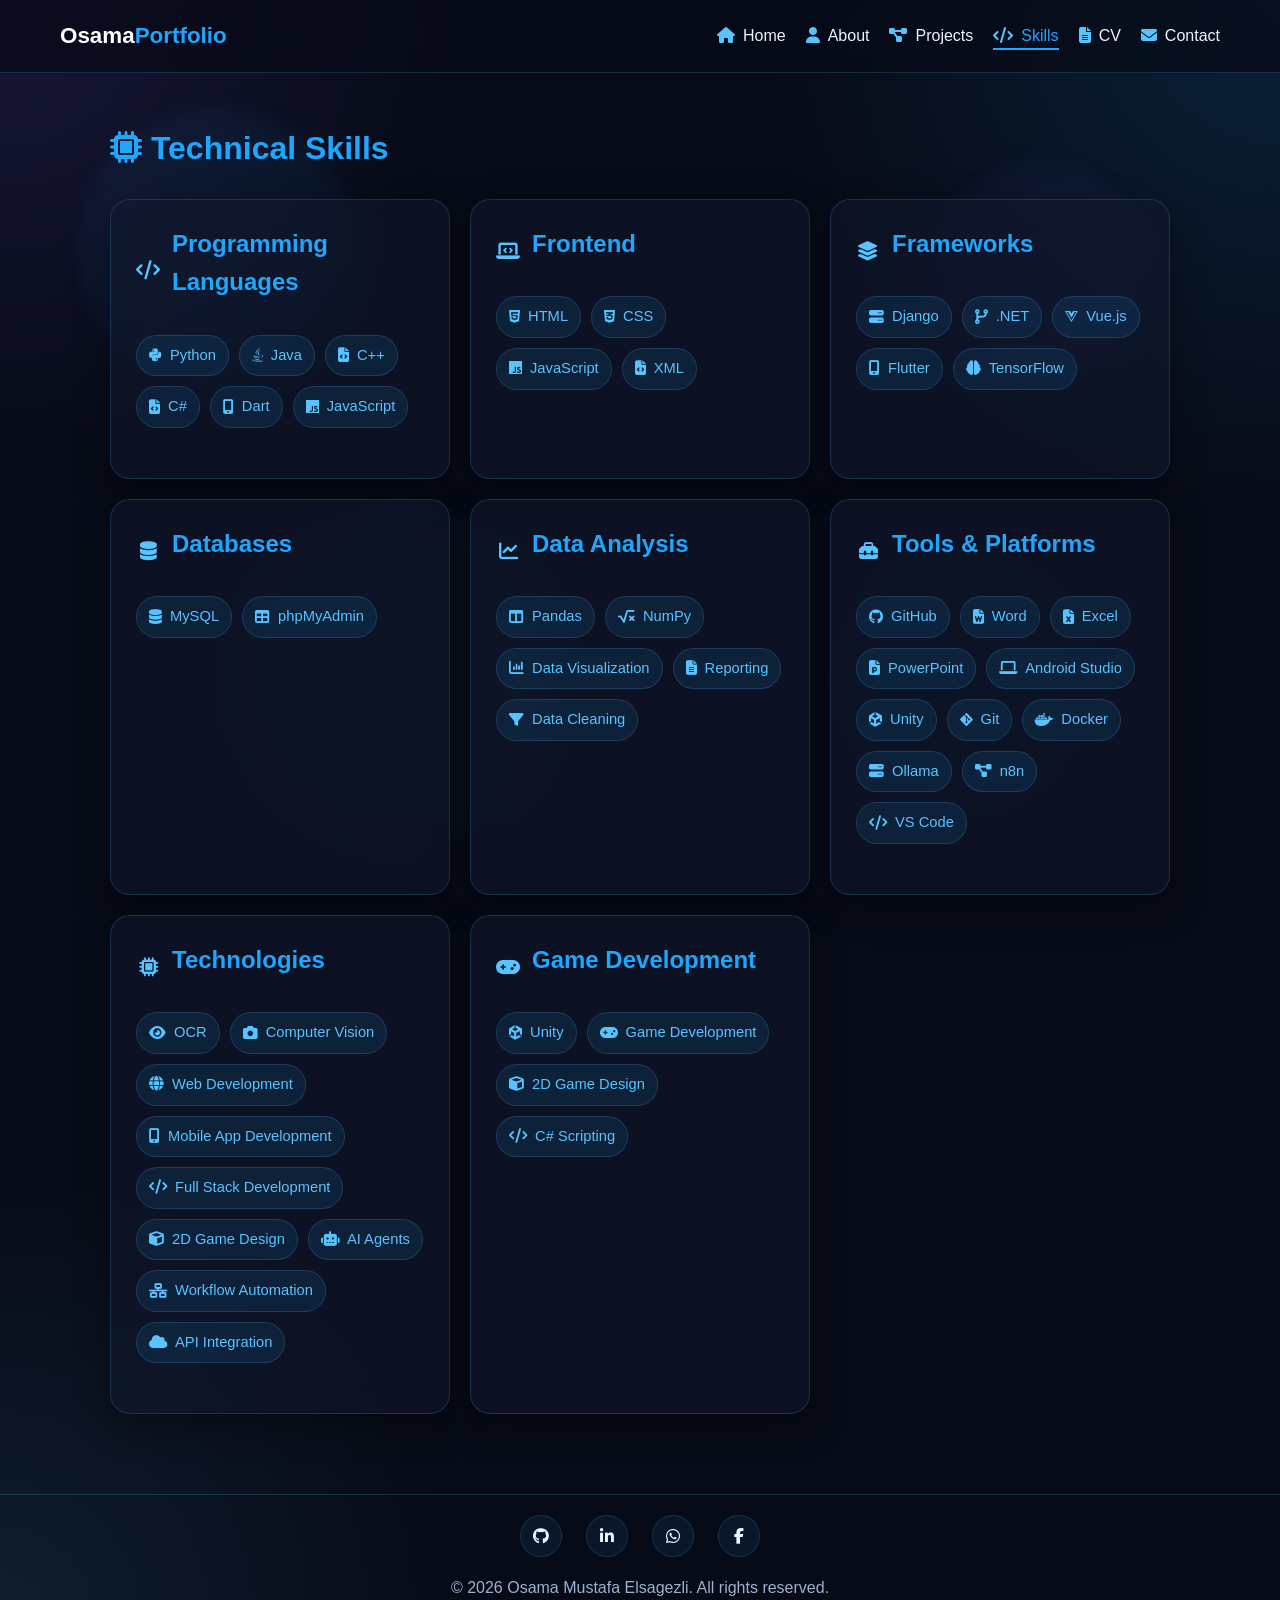
<file: skills.html>
<!DOCTYPE html>
<html lang="en">
<head>
  <meta charset="UTF-8" />
  <meta name="viewport" content="width=device-width, initial-scale=1.0" />
  <title>Skills | Osama Portfolio</title>
  <link rel="stylesheet" href="styles.css" />
  <link
    rel="stylesheet"
    href="https://cdnjs.cloudflare.com/ajax/libs/font-awesome/6.5.2/css/all.min.css"
  />
</head>
<body>
  <div class="bg-animation">
    <span></span><span></span><span></span><span></span>
  </div>

  <header>
    <nav class="navbar">
      <a href="index.html" class="logo">Osama<span>Portfolio</span></a>
      <ul class="nav-links">
        <li><a href="index.html"><i class="fa-solid fa-house"></i>Home</a></li>
        <li><a href="about.html"><i class="fa-solid fa-user"></i>About</a></li>
        <li><a href="projects.html"><i class="fa-solid fa-diagram-project"></i>Projects</a></li>
        <li><a class="active" href="skills.html"><i class="fa-solid fa-code"></i>Skills</a></li>
        <li><a href="resume.html"><i class="fa-solid fa-file-lines"></i>CV</a></li>
        <li><a href="contact.html"><i class="fa-solid fa-envelope"></i>Contact</a></li>
      </ul>
      <button id="menu-toggle" class="menu-toggle">☰</button>
    </nav>
  </header>

  <main class="page-container">
    <h1 class="page-title reveal"><i class="fa-solid fa-microchip"></i> Technical Skills</h1>

    <section class="skills-grid">
      <div class="section-card glass-card reveal skill-card">
        <div class="skill-title">
          <i class="fa-solid fa-code"></i>
          <h2>Programming Languages</h2>
        </div>
        <div class="icon-tags">
          <span><i class="fa-brands fa-python"></i> Python</span>
          <span><i class="fa-brands fa-java"></i> Java</span>
          <span><i class="fa-solid fa-file-code"></i> C++</span>
          <span><i class="fa-solid fa-file-code"></i> C#</span>
          <span><i class="fa-solid fa-mobile-screen-button"></i> Dart</span>
          <span><i class="fa-brands fa-js"></i> JavaScript</span>
        </div>
      </div>

      <div class="section-card glass-card reveal skill-card">
        <div class="skill-title">
          <i class="fa-solid fa-laptop-code"></i>
          <h2>Frontend</h2>
        </div>
        <div class="icon-tags">
          <span><i class="fa-brands fa-html5"></i> HTML</span>
          <span><i class="fa-brands fa-css3-alt"></i> CSS</span>
          <span><i class="fa-brands fa-js"></i> JavaScript</span>
          <span><i class="fa-solid fa-file-code"></i> XML</span>
        </div>
      </div>

      <div class="section-card glass-card reveal skill-card">
        <div class="skill-title">
          <i class="fa-solid fa-layer-group"></i>
          <h2>Frameworks</h2>
        </div>
        <div class="icon-tags">
          <span><i class="fa-solid fa-server"></i> Django</span>
          <span><i class="fa-solid fa-code-branch"></i> .NET</span>
          <span><i class="fa-brands fa-vuejs"></i> Vue.js</span>
          <span><i class="fa-solid fa-mobile-screen"></i> Flutter</span>
          <span><i class="fa-solid fa-brain"></i> TensorFlow</span>
        </div>
      </div>

      <div class="section-card glass-card reveal skill-card">
        <div class="skill-title">
          <i class="fa-solid fa-database"></i>
          <h2>Databases</h2>
        </div>
        <div class="icon-tags">
          <span><i class="fa-solid fa-database"></i> MySQL</span>
          <span><i class="fa-solid fa-table"></i> phpMyAdmin</span>
        </div>
      </div>

      <div class="section-card glass-card reveal skill-card">
        <div class="skill-title">
          <i class="fa-solid fa-chart-line"></i>
          <h2>Data Analysis</h2>
        </div>
        <div class="icon-tags">
          <span><i class="fa-solid fa-table-columns"></i> Pandas</span>
          <span><i class="fa-solid fa-square-root-variable"></i> NumPy</span>
          <span><i class="fa-solid fa-chart-column"></i> Data Visualization</span>
          <span><i class="fa-solid fa-file-lines"></i> Reporting</span>
          <span><i class="fa-solid fa-filter"></i> Data Cleaning</span>
        </div>
      </div>

      <div class="section-card glass-card reveal skill-card">
        <div class="skill-title">
          <i class="fa-solid fa-toolbox"></i>
          <h2>Tools & Platforms</h2>
        </div>
        <div class="icon-tags">
          <span><i class="fa-brands fa-github"></i> GitHub</span>
          <span><i class="fa-solid fa-file-word"></i> Word</span>
          <span><i class="fa-solid fa-file-excel"></i> Excel</span>
          <span><i class="fa-solid fa-file-powerpoint"></i> PowerPoint</span>
          <span><i class="fa-solid fa-laptop"></i> Android Studio</span>
          <span><i class="fa-brands fa-unity"></i> Unity</span>
          <span><i class="fa-brands fa-git-alt"></i> Git</span>
          <span><i class="fa-brands fa-docker"></i> Docker</span>
          <span><i class="fa-solid fa-server"></i> Ollama</span>
          <span><i class="fa-solid fa-diagram-project"></i> n8n</span>
          <span><i class="fa-solid fa-code"></i> VS Code</span>          

        </div>
      </div>

      <div class="section-card glass-card reveal skill-card">
        <div class="skill-title">
          <i class="fa-solid fa-microchip"></i>
          <h2>Technologies</h2>
        </div>
        <div class="icon-tags">
          <div class="icon-tags">
            <span><i class="fa-solid fa-eye"></i> OCR</span>
            <span><i class="fa-solid fa-camera"></i> Computer Vision</span>
            <span><i class="fa-solid fa-globe"></i> Web Development</span>
            <span><i class="fa-solid fa-mobile-screen-button"></i> Mobile App Development</span>
            <span><i class="fa-solid fa-code"></i> Full Stack Development</span>
            <span><i class="fa-solid fa-cube"></i> 2D Game Design</span>
            <span><i class="fa-solid fa-robot"></i> AI Agents</span>
            <span><i class="fa-solid fa-network-wired"></i> Workflow Automation</span>
            <span><i class="fa-solid fa-cloud"></i> API Integration</span>
          </div>
        </div>
      </div>

      <div class="section-card glass-card reveal skill-card">
        <div class="skill-title">
          <i class="fa-solid fa-gamepad"></i>
          <h2>Game Development</h2>
        </div>
        <div class="icon-tags">
          <span><i class="fa-brands fa-unity"></i> Unity</span>
          <span><i class="fa-solid fa-gamepad"></i> Game Development</span>
          <span><i class="fa-solid fa-cube"></i> 2D Game Design</span>
          <span><i class="fa-solid fa-code"></i> C# Scripting</span>
        </div>
      </div>

    </section>
  </main>

  <footer>
    <div class="footer-socials">
      <a href="https://github.com/OsamaMElsagezli" target="_blank" aria-label="GitHub">
        <i class="fa-brands fa-github"></i>
      </a>
      <a href="https://www.linkedin.com/in/osama-sakizli/" target="_blank" aria-label="LinkedIn">
        <i class="fa-brands fa-linkedin-in"></i>
      </a>
      <a href="https://wa.me/905539060341" target="_blank" aria-label="WhatsApp">
        <i class="fa-brands fa-whatsapp"></i>
      </a>
      <a href="https://www.facebook.com/osama.sagezli" target="_blank" aria-label="Facebook">
        <i class="fa-brands fa-facebook-f"></i>
      </a>
    </div>
    <p>© 2026 Osama Mustafa Elsagezli. All rights reserved.</p>
  </footer>


  <script src="script.js"></script>
</body>
</html>
</file>
<file: styles.css>
* {
  margin: 0;
  padding: 0;
  box-sizing: border-box;
}

:root {
  --bg: #070b17;
  --bg-soft: #0d1324;
  --card: rgba(18, 25, 45, 0.72);
  --text: #ecf4ff;
  --muted: #9db0d0;
  --accent: #1ea7ff;
  --accent-2: #7b61ff;
  --accent-3: #58c4ff;
  --border: rgba(88, 196, 255, 0.18);
  --shadow: 0 12px 35px rgba(0, 0, 0, 0.35);
}

html {
  scroll-behavior: smooth;
}

body {
  font-family: Arial, sans-serif;
  background:
    radial-gradient(circle at top left, rgba(123, 97, 255, 0.14), transparent 22%),
    radial-gradient(circle at top right, rgba(30, 167, 255, 0.14), transparent 25%),
    radial-gradient(circle at bottom left, rgba(88, 196, 255, 0.1), transparent 22%),
    var(--bg);
  color: var(--text);
  line-height: 1.6;
  min-height: 100vh;
  overflow-x: hidden;
  position: relative;
}

a {
  color: var(--accent-3);
  text-decoration: none;
}

a:hover {
  color: var(--accent);
}

/* Background animation */
.bg-animation {
  position: fixed;
  inset: 0;
  overflow: hidden;
  z-index: -1;
  pointer-events: none;
}

.bg-animation span {
  position: absolute;
  display: block;
  border-radius: 50%;
  filter: blur(10px);
  opacity: 0.25;
  animation: floatBlob 18s infinite ease-in-out;
}

.bg-animation span:nth-child(1) {
  width: 280px;
  height: 280px;
  left: 6%;
  top: 12%;
  background: rgba(30, 167, 255, 0.22);
}

.bg-animation span:nth-child(2) {
  width: 220px;
  height: 220px;
  right: 10%;
  top: 18%;
  background: rgba(123, 97, 255, 0.2);
  animation-delay: 3s;
}

.bg-animation span:nth-child(3) {
  width: 340px;
  height: 340px;
  left: 18%;
  bottom: 6%;
  background: rgba(88, 196, 255, 0.12);
  animation-delay: 6s;
}

.bg-animation span:nth-child(4) {
  width: 260px;
  height: 260px;
  right: 15%;
  bottom: 10%;
  background: rgba(30, 167, 255, 0.1);
  animation-delay: 9s;
}

/* Header */
header {
  background: rgba(7, 11, 23, 0.72);
  backdrop-filter: blur(14px);
  border-bottom: 1px solid var(--border);
  position: sticky;
  top: 0;
  z-index: 1000;
}

.navbar {
  max-width: 1200px;
  margin: auto;
  padding: 18px 20px;
  display: flex;
  justify-content: space-between;
  align-items: center;
}

.logo {
  font-size: 1.4rem;
  font-weight: bold;
  color: white;
  text-decoration: none;
  display: inline-block;
}

.logo:hover {
  color: white;
}

.logo span {
  color: var(--accent);
}

.nav-links {
  list-style: none;
  display: flex;
  gap: 20px;
}

.nav-links a {
  color: var(--text);
  padding-bottom: 4px;
  transition: 0.3s;
}

.nav-links a i {
  margin-right: 8px;
  color: var(--accent-3);
}

.nav-links a:hover,
.nav-links a.active {
  color: var(--accent);
  border-bottom: 2px solid var(--accent);
}

.menu-toggle {
  display: none;
  background: transparent;
  color: white;
  font-size: 1.6rem;
  border: none;
  cursor: pointer;
}

/* Hero */
.hero {
  max-width: 1200px;
  margin: auto;
  padding: 80px 20px 40px;
  display: grid;
  grid-template-columns: 1.15fr 0.85fr;
  gap: 40px;
  align-items: center;
  min-height: 82vh;
}

.hero-content h1 {
  font-size: 3.2rem;
  margin-bottom: 10px;
  line-height: 1.15;
}

.hero-content h2 {
  font-size: 1.45rem;
  color: var(--accent);
  margin-bottom: 20px;
}

.intro {
  color: var(--muted);
  margin-bottom: 10px;
  font-size: 1.1rem;
}

.description {
  color: var(--muted);
  max-width: 650px;
  margin-bottom: 28px;
  font-size: 1.02rem;
}

.glow-text {
  text-shadow: 0 0 16px rgba(30, 167, 255, 0.22);
}

.hero-buttons {
  display: flex;
  gap: 15px;
  flex-wrap: wrap;
}

.modern-hero {
  position: relative;
}

.hero-visual {
  display: flex;
  justify-content: center;
  align-items: center;
}

.profile-tech-card {
  position: relative;
  width: 100%;
  max-width: 420px;
  min-height: 360px;
  display: flex;
  justify-content: center;
  align-items: center;
}

.tech-circle {
  position: absolute;
  width: 240px;
  height: 240px;
  border-radius: 50%;
  background: radial-gradient(circle, rgba(30, 167, 255, 0.25), rgba(30, 167, 255, 0.02));
  animation: pulseGlow 4s infinite ease-in-out;
}

.tech-circle.small {
  width: 140px;
  height: 140px;
  right: 28px;
  top: 30px;
  background: radial-gradient(circle, rgba(123, 97, 255, 0.28), rgba(123, 97, 255, 0.02));
  animation-delay: 1.5s;
}

/* Buttons */
.btn {
  display: inline-block;
  padding: 12px 22px;
  background: linear-gradient(90deg, var(--accent), var(--accent-2));
  color: #04111f;
  font-weight: bold;
  border-radius: 12px;
  box-shadow: var(--shadow);
  transition: transform 0.25s ease, box-shadow 0.25s ease;
}

.btn:hover {
  transform: translateY(-3px);
  color: #04111f;
  box-shadow: 0 0 22px rgba(30, 167, 255, 0.3);
}

.btn-outline {
  background: transparent;
  color: var(--accent);
  border: 1px solid var(--accent);
}

.btn-outline:hover {
  color: white;
  background: rgba(30, 167, 255, 0.08);
}

/* Cards */
.hero-card,
.section-card,
.project-card,
.mini-card {
  background: var(--card);
  border: 1px solid var(--border);
  border-radius: 20px;
  box-shadow: var(--shadow);
}

.hero-box,
.section-card,
.project-card,
.mini-card {
  padding: 25px;
}

.glass-card {
  background: rgba(18, 25, 45, 0.58);
  backdrop-filter: blur(16px);
}

.hero-box h3,
.section-card h1,
.section-card h2,
.project-card h2,
.page-title,
.mini-card h3 {
  color: var(--accent);
  margin-bottom: 15px;
}

.hero-box ul,
.section-card ul,
.project-card ul,
.simple-list {
  padding-left: 20px;
  color: var(--muted);
}

.project-card p,
.section-card p,
.section-card li,
.mini-card p {
  color: var(--muted);
}

/* Layout containers */
.page-container {
  max-width: 1100px;
  margin: auto;
  padding: 50px 20px;
}

.page-title {
  font-size: 2rem;
  margin-bottom: 25px;
}

.section-card {
  margin-bottom: 25px;
}

.project-grid,
.skills-grid,
.home-grid {
  display: grid;
  grid-template-columns: repeat(auto-fit, minmax(260px, 1fr));
  gap: 20px;
}

.home-section {
  max-width: 1200px;
  margin: 0 auto;
  padding: 0 20px 40px;
}

/* Tags */
.tag {
  display: inline-block;
  margin-top: 15px;
  padding: 6px 12px;
  font-size: 0.85rem;
  border-radius: 20px;
  background: rgba(30, 167, 255, 0.12);
  color: var(--accent-3);
  border: 1px solid var(--border);
}

.download-box {
  margin-top: 20px;
}

/* Project cards */
.project-card-link {
  text-decoration: none;
  color: inherit;
  display: block;
}

.project-card-link .project-card,
.skill-card {
  height: 100%;
  transition: transform 0.28s ease, box-shadow 0.28s ease, border-color 0.28s ease;
}

.project-card-link:hover .project-card,
.skill-card:hover,
.mini-card:hover {
  transform: translateY(-8px);
  box-shadow: 0 0 28px rgba(30, 167, 255, 0.16);
  border-color: rgba(30, 167, 255, 0.45);
}

.project-card-link:hover h2 {
  color: var(--accent-3);
}

/* Video */
.video-container {
  margin-top: 20px;
  border-radius: 16px;
  overflow: hidden;
  border: 1px solid var(--border);
  box-shadow: var(--shadow);
  background: #000;
}

.video-container video,
.video-container iframe {
  width: 100%;
  display: block;
  border: none;
  min-height: 420px;
  background: #000;
}

/* Project image */
.project-image-frame {
  margin-top: 20px;
  padding: 18px;
  border-radius: 20px;
  border: 1px solid var(--border);
  background: linear-gradient(180deg, rgba(18, 25, 45, 0.9), rgba(10, 16, 30, 0.95));
  box-shadow: 0 0 30px rgba(30, 167, 255, 0.08), var(--shadow);
  overflow: hidden;
}

.project-showcase-image {
  width: 100%;
  display: block;
  border-radius: 14px;
  border: 1px solid rgba(255, 255, 255, 0.08);
  box-shadow: 0 10px 30px rgba(0, 0, 0, 0.28);
  transition: transform 0.35s ease;
}

.project-showcase-image:hover {
  transform: scale(1.015);
}

/* Project meta */
.project-detail-meta {
  margin-top: 20px;
  color: var(--muted);
}

.project-detail-meta p {
  display: flex;
  align-items: center;
  gap: 4px;
  margin-bottom: 10px;
}

.project-detail-meta strong {
  color: var(--text);
}

.project-detail-meta i {
  color: var(--accent-3);
  margin-right: 8px;
  width: 18px;
}

.back-link {
  display: inline-block;
  margin-bottom: 20px;
  color: var(--accent);
  font-weight: 600;
  transition: color 0.2s ease;
}

.back-link:hover {
  color: var(--accent-3);
}

/* Chips */
.chips,
.icon-tags {
  display: flex;
  flex-wrap: wrap;
  gap: 10px;
}

.chips span,
.tech-chips span,
.icon-tags span {
  display: inline-flex;
  align-items: center;
  gap: 8px;
  padding: 8px 12px;
  border-radius: 999px;
  background: rgba(30, 167, 255, 0.1);
  border: 1px solid var(--border);
  color: var(--accent-3);
  font-size: 0.92rem;
  transition: transform 0.2s ease, border-color 0.2s ease, box-shadow 0.2s ease, color 0.2s ease;
}

.tech-chips span:hover,
.icon-tags span:hover {
  transform: translateY(-2px);
  border-color: rgba(30, 167, 255, 0.45);
  box-shadow: 0 0 12px rgba(30, 167, 255, 0.14);
  color: var(--text);
}

.tech-chips i,
.icon-tags i {
  color: var(--accent-3);
}

/* Skills */
.skill-title {
  display: flex;
  align-items: center;
  gap: 12px;
  margin-bottom: 18px;
}

.skill-title i {
  font-size: 1.2rem;
  color: var(--accent-3);
  width: 24px;
  text-align: center;
}

/* Info blocks */
.info-line {
  display: flex;
  align-items: center;
  gap: 10px;
  color: var(--muted);
  margin-bottom: 12px;
}

.info-line i,
.contact-card h2 i,
.info-card h2 i,
.feature-item i,
.contact-link-box i {
  color: var(--accent-3);
}

.contact-card h2,
.info-card h2 {
  display: flex;
  align-items: center;
  gap: 10px;
}

.feature-list {
  display: grid;
  gap: 14px;
  margin-top: 18px;
}

.feature-item,
.contact-link-box {
  display: flex;
  align-items: flex-start;
  gap: 12px;
  padding: 14px;
  border-radius: 14px;
  background: rgba(30, 167, 255, 0.06);
  border: 1px solid var(--border);
  transition: transform 0.2s ease, border-color 0.2s ease;
}

.contact-link-box {
  align-items: center;
}

.contact-link-box:hover {
  transform: translateY(-3px);
  border-color: rgba(30, 167, 255, 0.45);
}

.contact-link-box i {
  font-size: 1.1rem;
  width: 22px;
  text-align: center;
}

.feature-item i {
  margin-top: 4px;
  min-width: 18px;
}

/* Reveal animation */
.reveal {
  opacity: 0;
  transform: translateY(35px);
  transition: opacity 0.8s ease, transform 0.8s ease;
}

.reveal.active {
  opacity: 1;
  transform: translateY(0);
}

.cursor {
  display: inline-block;
  color: var(--accent-3);
  animation: blink 0.8s infinite;
}

/* Footer */
footer {
  text-align: center;
  padding: 20px;
  color: var(--muted);
  border-top: 1px solid var(--border);
  margin-top: 30px;
}

.footer-socials {
  display: flex;
  justify-content: center;
  align-items: center;
  gap: 24px;
  margin-bottom: 18px;
}

.footer-socials a {
  width: 42px;
  height: 42px;
  display: inline-flex;
  align-items: center;
  justify-content: center;
  border-radius: 50%;
  background: rgba(30, 167, 255, 0.08);
  border: 1px solid var(--border);
  color: var(--text);
  font-size: 1rem;
  transition: transform 0.25s ease, border-color 0.25s ease, box-shadow 0.25s ease, color 0.25s ease;
}

.footer-socials a:hover {
  transform: translateY(-4px);
  color: var(--accent-3);
  border-color: rgba(30, 167, 255, 0.45);
  box-shadow: 0 0 18px rgba(30, 167, 255, 0.18);
}

.footer-socials i {
  color: inherit;
}

/* Animations */
@keyframes floatBlob {
  0%, 100% {
    transform: translateY(0px) translateX(0px) scale(1);
  }
  25% {
    transform: translateY(-30px) translateX(20px) scale(1.05);
  }
  50% {
    transform: translateY(15px) translateX(-20px) scale(0.96);
  }
  75% {
    transform: translateY(-18px) translateX(12px) scale(1.03);
  }
}

@keyframes pulseGlow {
  0%, 100% {
    transform: scale(1);
    opacity: 0.8;
  }
  50% {
    transform: scale(1.12);
    opacity: 1;
  }
}

@keyframes blink {
  50% {
    opacity: 0;
  }
}

/* Responsive */
@media (max-width: 900px) {
  .hero {
    grid-template-columns: 1fr;
    padding-top: 40px;
  }

  .hero-content h1 {
    font-size: 2.35rem;
  }

  .hero-content h2 {
    font-size: 1.2rem;
  }

  .nav-links {
    display: none;
    flex-direction: column;
    position: absolute;
    top: 70px;
    right: 20px;
    width: 220px;
    background: #091321;
    padding: 20px;
    border-radius: 12px;
    border: 1px solid var(--border);
    box-shadow: var(--shadow);
  }

  .nav-links.show {
    display: flex;
  }

  .menu-toggle {
    display: block;
  }

  .video-container video,
  .video-container iframe {
    min-height: 240px;
  }

  .profile-tech-card {
    min-height: 280px;
  }

  .project-image-frame {
    padding: 12px;
  }
}
</file>
